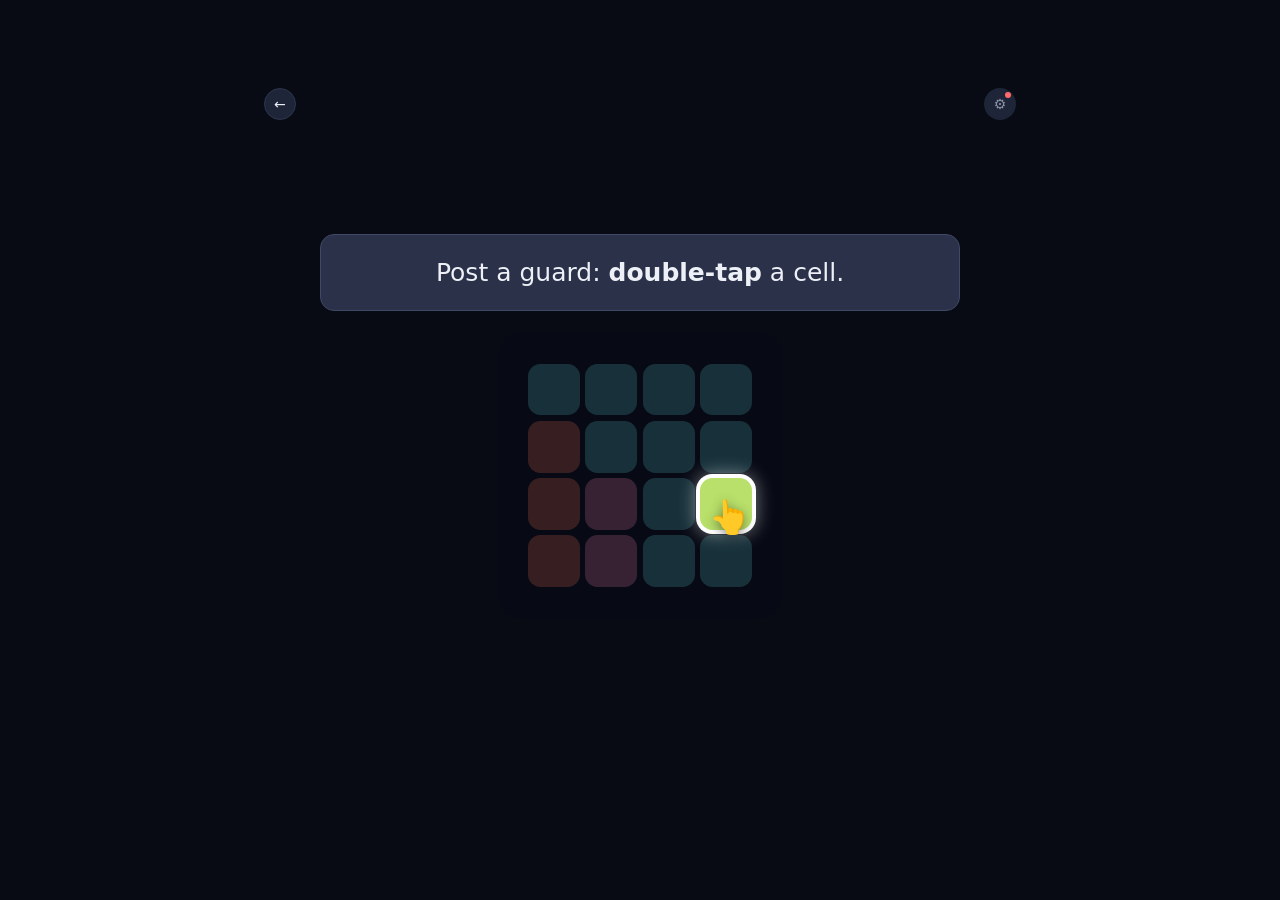
<file: index.html>
<!doctype html>
<html lang="en">
  <head>
    <meta charset="utf-8" />
    <meta name="viewport" content="width=device-width, initial-scale=1, maximum-scale=1, user-scalable=no" />
    <title>Ant Guard</title>
    <meta name="description" content="Đặt kiến gác: mỗi hàng, mỗi cột, mỗi buồng đúng một con. Kiến không đứng sát nhau. Gác đủ năm đêm là giữ được một buồng của tổ." />
    <meta name="theme-color" content="#141826" />
    <link rel="icon" type="image/png" sizes="32x32" href="assets/logo-32.png" />
    <link rel="apple-touch-icon" href="assets/logo-180.png" />
    <link rel="manifest" href="manifest.webmanifest" />
    <!-- Chạy toàn màn hình khi thêm vào màn hình chính trên iOS. -->
    <meta name="apple-mobile-web-app-capable" content="yes" />
    <meta name="apple-mobile-web-app-title" content="Ant Guard" />
    <meta name="apple-mobile-web-app-status-bar-style" content="black-translucent" />
    <meta name="mobile-web-app-capable" content="yes" />
    <!-- Ảnh xem trước khi dán link. Open Graph đòi địa chỉ tuyệt đối, không nhận
         đường dẫn tương đối. Tạm dùng logo vuông; ảnh 1200×630 riêng sẽ đẹp hơn. -->
    <meta property="og:type" content="website" />
    <meta property="og:title" content="Ant Guard" />
    <meta property="og:description" content="Đặt kiến gác: mỗi hàng, mỗi cột, mỗi buồng đúng một con. Kiến không đứng sát nhau." />
    <meta property="og:image" content="https://cuongpc19.github.io/Colodoku/assets/logo-512.png" />
    <meta property="og:url" content="https://cuongpc19.github.io/Colodoku/" />
    <meta name="twitter:card" content="summary" />
    <link rel="stylesheet" href="src/style.css" />
  </head>
  <body class="app">
    <!-- ------------------------------------------------------ trang chủ
         Mặt cắt tổ kiến: năm buồng của tầng đang đào, buồng nào gác đủ năm đêm
         thì treo đèn. Chữ giữ ở mức tối thiểu — tên tầng, tên buồng, năm chấm. -->
    <section id="screen-home" class="screen home">
      <div class="home-top">
        <div class="brand"><i class="ant"></i><span>Ant Guard</span></div>
        <div class="home-pills">
          <div class="pill-stat" data-i18n="candyBankTip" data-i18n-attr="title" title="Candy carried home">
            <i class="candy tiny"></i><b id="home-bank">0</b>
          </div>
          <button class="icon gear" data-settings>&#9881;<i class="dot"></i></button>
        </div>
      </div>

      <div id="nest" class="nest"></div>

      <button id="btn-play" class="primary pill"><i class="ant"></i><span id="play-label">Play</span></button>
      <p class="home-links">
        <button id="btn-tutorial" class="linkish" data-i18n="howToPlay">How to play</button>
      </p>
    </section>

    <!-- ---------------------------------------------------------- chơi -->
    <section id="screen-play" class="screen play" hidden>
      <header class="bar">
        <button class="icon" data-goto="home" data-i18n="back" data-i18n-attr="aria-label">&larr;</button>
        <div class="hud">
          <div class="hud-level"><small id="play-kicker">Night</small><strong id="play-title">1</strong></div>
          <div class="hud-pills">
            <div class="pill-stat" data-i18n="candyBankTip" data-i18n-attr="title" title="Candy carried home">
              <i class="candy tiny"></i><b id="play-bank">0</b>
            </div>
          </div>
        </div>
        <button class="icon gear" data-settings>&#9881;<i class="dot"></i></button>
      </header>

      <!-- Hàng dưới thanh tiêu đề: ba viên kẹo của đêm nay, và số chốt đã gác. -->
      <div class="chips" id="chips">
        <div class="chip candies" id="play-candy" data-i18n="candyTip" data-i18n-attr="title" title="Candy left"></div>
        <div class="chip"><b id="play-count">0/4</b><i class="ant"></i></div>
      </div>

      <!-- Thẻ hướng dẫn / thẻ gợi ý NỔI trên bàn cờ trong một ô chừa sẵn, nên dù
           thẻ dài ngắn ra sao bàn cờ cũng không dịch. -->
      <div class="slot slot-top">
        <div id="coach-top" class="coach" hidden>
          <strong id="coach-title" hidden></strong>
          <p id="coach-text"></p>
        </div>
      </div>

      <div id="board" class="board" role="grid" aria-label="Ant Guard board"></div>

      <!-- Dưới bàn cờ: thẻ nhắc thao tác, hoặc nút Got it! / Apply — cùng một ô.
           Chữ trên nút do JS đặt theo vai đang dùng. -->
      <div class="slot slot-bottom">
        <div id="coach-bottom" class="coach bottom" hidden><p id="coach-hint"></p></div>
        <button id="btn-apply" class="primary pill apply" hidden>Apply</button>
      </div>


      <div id="play-status" class="status"></div>

      <!-- Hai nút trợ giúp gộp trong một viên thuốc. -->
      <div id="boosters" class="boosters">
        <button id="btn-reveal" class="booster" data-i18n="revealTip" data-i18n-attr="title" title="Place one ant for me">
          <i class="ant"></i><span data-i18n="reveal">Place</span><b class="badge" id="reveal-left">5</b>
        </button>
        <button id="btn-hint" class="booster" data-i18n="hintTip" data-i18n-attr="title" title="Hint">
          <span class="glyph">&#128161;</span><span data-i18n="hint">Hint</span><b class="badge" id="hint-left">5</b>
        </button>
      </div>

      <p id="hint-text" class="hint-text"></p>
    </section>

    <!-- ------------------------------------------------------ màn thắng -->
    <div id="win" class="overlay" hidden>
      <!-- Pháo giấy rơi sau lưng hộp thoại, dựng bằng JS lúc thắng. -->
      <div id="confetti" class="confetti" aria-hidden="true"></div>
      <div class="dialog">
        <!-- Kiến reo mừng; game.js gán lại mỗi lần thắng để animation chạy từ đầu. -->
        <div id="win-art" class="logo"><i class="ant-happy"></i></div>
        <p id="win-badge" class="badge-master" hidden>MASTER</p>
        <h2 id="win-title">Well Played</h2>
        <p id="win-reward" class="reward" hidden>
          <i class="candy"></i><b id="win-candy">+0</b>
        </p>
        <p id="win-note" class="win-note"></p>
        <button id="btn-next" class="primary big">Next night</button>
        <button id="btn-replay" class="ghost" data-i18n="replay">Replay this night</button>
      </div>
    </div>

    <!-- ---------------------------------------------------------- cài đặt -->
    <div id="settings" class="overlay" hidden>
      <div class="dialog">
        <h2 data-i18n="settings">Settings</h2>
        <p class="win-note" id="settings-note"></p>

        <label class="setting-row">
          <span data-i18n="language">Language</span>
          <select id="opt-language"></select>
        </label>
        <label class="setting-row">
          <span data-i18n="sound">Sound</span>
          <input type="checkbox" id="opt-sound" checked />
        </label>

        <!-- Trong màn chơi không còn thẻ luật, nên bài hướng dẫn mở lại từ đây. -->
        <button id="btn-howto" class="ghost" data-i18n="howToPlay">How to play</button>
        <button id="btn-restart" class="ghost" data-i18n="restart" hidden>Restart level</button>
        <button id="btn-wipe" class="ghost" data-i18n="wipe">Reset progress</button>
        <button id="btn-close-settings" class="primary big" data-i18n="close">Close</button>
      </div>
    </div>

    <!-- ------------------------------------------------- xác nhận xoá dữ liệu -->
    <div id="confirm" class="overlay" hidden>
      <div class="dialog">
        <div class="logo">&#9888;&#65039;</div>
        <h2 data-i18n="wipeTitle">Delete all your data?</h2>
        <p class="warn" data-i18n="wipeWarn"></p>
        <p class="win-note" id="wipe-losing"></p>
        <button id="btn-wipe-yes" class="danger big" data-i18n="wipeYes">Delete everything</button>
        <button id="btn-wipe-no" class="primary big" data-i18n="cancel">Cancel</button>
      </div>
    </div>

    <!-- Kẹo bay từ chip vào kho trên HUD. Để ở cuối body, position: fixed, nên
         không khung nào cắt được đường bay. -->
    <div id="candy-fly" class="candy-fly" aria-hidden="true"></div>

    <script type="module" src="src/game.js"></script>
  </body>
</html>
</file>
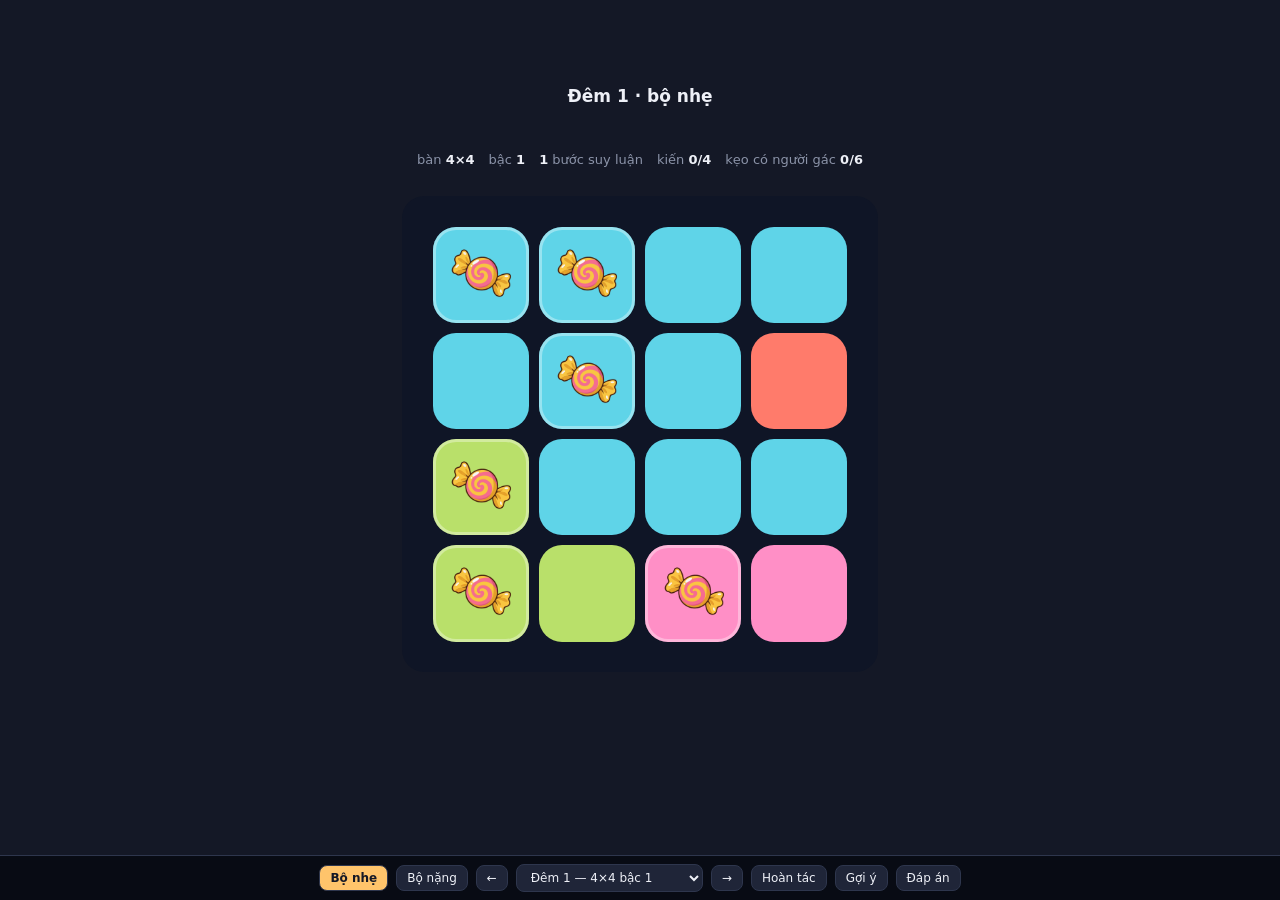
<file: candy-course.html>
<!doctype html>
<html lang="vi">
<head>
<meta charset="utf-8">
<meta name="viewport" content="width=device-width, initial-scale=1, viewport-fit=cover">
<title>Kiến gác kẹo — chơi thử hai bộ</title>
<link rel="stylesheet" href="src/style.css">
<style>
  /* Trang so hai bộ level. Không có tổ kiến, không có kẹo làm mạng, không lưu
     tiến trình — chỉ để đi dọc hai đường cong và xem chỗ nào gãy. */
  body { margin: 0; }
  .play { min-height: 100dvh; padding-bottom: 96px; }
  .bar { display: block; text-align: center; }
  .devbar {
    position: fixed; left: 0; right: 0; bottom: 0; z-index: 20;
    display: flex; gap: 8px; align-items: center; justify-content: center; flex-wrap: wrap;
    padding: 8px; background: rgba(8, 11, 20, 0.94); border-top: 1px solid var(--line);
    font: 12px system-ui, sans-serif; color: var(--muted);
  }
  .devbar button, .devbar select { font: inherit; color: var(--ink); background: var(--card);
    border: 1px solid var(--line); border-radius: 8px; padding: 5px 10px; cursor: pointer; }
  .devbar button[aria-pressed="true"] { background: var(--accent); color: var(--on-accent); font-weight: 700; }
  .facts { display: flex; gap: 14px; justify-content: center; flex-wrap: wrap;
    font: 13px system-ui, sans-serif; color: var(--muted); }
  .facts b { color: var(--ink); font-variant-numeric: tabular-nums; }
  .note { min-height: 20px; text-align: center; color: var(--muted); font-size: 13px; }
  .note.win { color: var(--good); font-weight: 700; }
</style>
</head>
<body>

<section class="play screen" id="play">
  <header class="bar"><h2 id="title" class="title">Đêm 1</h2></header>
  <p class="facts" id="facts"></p>
  <div id="board" class="board" role="grid" aria-label="Bàn chơi"></div>
  <p class="note" id="note"></p>
</section>

<div class="devbar">
  <button data-set="easy">Bộ nhẹ</button>
  <button data-set="hard">Bộ nặng</button>
  <button id="prev">&larr;</button>
  <select id="pick"></select>
  <button id="next">&rarr;</button>
  <button id="undo">Hoàn tác</button>
  <button id="hint">Gợi ý</button>
  <button id="solve">Đáp án</button>
</div>

<script type="module">
import { BoardView } from "./src/boardview.js";
import { CandyPuzzle, CandyBoard, CAT, MARK, EMPTY } from "./src/candyboard.js";
import { makeBoard, Solve, nextDeduction } from "./src/candy.js";

const $ = (id) => document.getElementById(id);
const pools = await (await fetch("data/candy-pools.json")).json();
const q = new URLSearchParams(location.search);
let course = q.get("set") === "hard" ? "hard" : "easy";
let index = Math.max(1, Math.min(pools.sets[course].length, Number(q.get("n") || 1)));
let puzzle = null, board = null;

const view = new BoardView($("board"), { onChange: () => refresh() });

$("pick").innerHTML = pools.sets[course]
  .map((row) => `<option value="${row.n}">Đêm ${row.n} — ${row.size}×${row.size} bậc ${row.r}</option>`).join("");

function load() {
  const entry = pools.sets[course][index - 1];
  puzzle = new CandyPuzzle(entry, entry.size);
  board = new CandyBoard(puzzle);
  view.mount(board);
  $("title").textContent = `Đêm ${entry.n} · bộ ${course === "easy" ? "nhẹ" : "nặng"}`;
  $("pick").value = String(entry.n);
  for (const b of document.querySelectorAll("[data-set]"))
    b.setAttribute("aria-pressed", String(b.dataset.set === course));
  $("note").textContent = "";
  $("note").classList.remove("win");
  refresh();
}

function refresh() {
  const entry = pools.sets[course][index - 1];
  const guarded = puzzle.candyCells().filter(([r, c]) => board.guarded(r, c)).length;
  $("facts").innerHTML =
    `<span>bàn <b>${entry.size}×${entry.size}</b></span>` +
    `<span>bậc <b>${entry.r}</b></span>` +
    `<span><b>${entry.st}</b> bước suy luận</span>` +
    `<span>kiến <b>${board.ants().length}/${puzzle.regionCount}</b></span>` +
    `<span>kẹo có người gác <b>${guarded}/${puzzle.candies.length}</b></span>`;
  if (board.isSolved()) {
    $("note").textContent = "Xong. Kẹo nào cũng có người gác.";
    $("note").classList.add("win");
  }
}

/** Gợi ý: hỏi đúng bộ giải của luật, và chỉ hỏi khi thế cờ trên bàn còn đúng. */
$("hint").onclick = () => {
  const B = makeBoard(puzzle.regions, new Array(puzzle.regionCount).fill("ring"));
  const S = new Solve(B, puzzle.candies, "atLeast", false);
  for (const [r, c] of board.ants()) {
    const i = r * puzzle.size + c;
    if (!puzzle.antSet.has(i)) { $("note").textContent = "Có kiến đặt sai — hoàn tác đã."; return; }
    S.cand[puzzle.regionAt(r, c)] = [i];
  }
  const move = nextDeduction(S);
  if (!move) { $("note").textContent = "Hết nước gợi ý."; return; }
  view.clearHighlights();
  view.highlight(move.cells.map((i) => [Math.floor(i / puzzle.size), i % puzzle.size]), "hint");
  $("note").textContent = move.cells.length === 1
    ? `Kiến màu này chắc chắn ở ô đang sáng (bậc ${move.rank}).`
    : `Kiến màu này chỉ còn ở mấy ô đang sáng (bậc ${move.rank}).`;
};

$("solve").onclick = () => {
  const changes = [];
  for (let r = 0; r < puzzle.size; r++)
    for (let c = 0; c < puzzle.size; c++) {
      if (puzzle.isCandy(r, c)) continue;
      changes.push([r, c, puzzle.antSet.has(r * puzzle.size + c) ? CAT : MARK]);
    }
  board.apply(changes);
  view.render();
  refresh();
};

$("undo").onclick = () => { board.undo(); view.render(); refresh(); };
$("prev").onclick = () => { index = Math.max(1, index - 1); load(); };
$("next").onclick = () => { index = Math.min(pools.sets[course].length, index + 1); load(); };
$("pick").onchange = (e) => { index = Number(e.target.value); load(); };
for (const b of document.querySelectorAll("[data-set]"))
  b.onclick = () => { course = b.dataset.set; load(); };
if (q.has("show")) setTimeout(() => $("solve").click(), 50);

load();
</script>
</body>
</html>
</file>
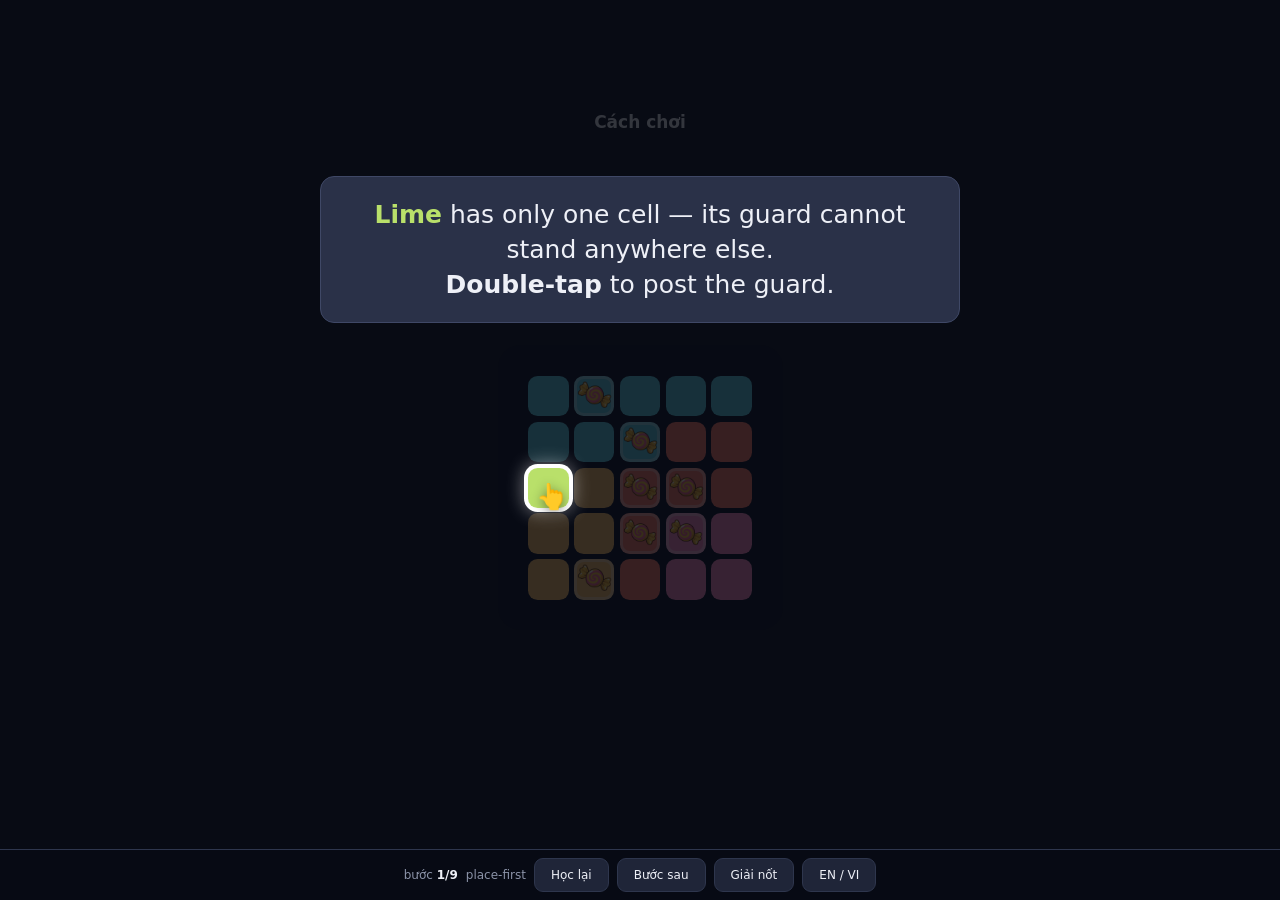
<file: candy-tutorial.html>
<!doctype html>
<html lang="vi">
<head>
<meta charset="utf-8">
<meta name="viewport" content="width=device-width, initial-scale=1, viewport-fit=cover">
<title>Kiến gác kẹo — bài hướng dẫn</title>
<link rel="stylesheet" href="src/style.css">
<style>
  /* Trang thử: chỉ dựng đủ khung để chạy đúng bài hướng dẫn, không có tổ kiến,
     không có kẹo làm mạng, không có tiến trình. Mọi thứ khác lấy từ style.css
     thật, nên nhìn ra sao ở đây thì trong game cũng ra vậy. */
  body { margin: 0; }
  .play { min-height: 100dvh; }
  /* Trang thật giấu thanh tiêu đề trong lúc hướng dẫn; ở đây không có nút quay
     lại nên chỉ cần canh giữa cho ảnh chụp khỏi lệch. */
  .bar { display: block; text-align: center; }
  .devbar {
    position: fixed; left: 0; right: 0; bottom: 0; z-index: 20;
    display: flex; gap: 8px; align-items: center; justify-content: center;
    padding: 8px; background: rgba(8, 11, 20, 0.9); border-top: 1px solid var(--line, #2e364d);
    font: 12px system-ui, sans-serif; color: var(--muted, #8b93a8);
  }
  .devbar button { font: inherit; }
  .devbar b { color: var(--ink, #eef0f7); font-variant-numeric: tabular-nums; }
</style>
</head>
<body>

<section class="play screen tutorial" id="play">
  <header class="bar">
    <h2 id="title" class="title">Cách chơi</h2>
  </header>

  <div class="slot slot-top">
    <div id="coach-top" class="coach" hidden>
      <strong id="coach-title" hidden></strong>
      <p id="coach-text"></p>
    </div>
  </div>

  <div id="board" class="board" role="grid" aria-label="Bàn hướng dẫn"></div>

  <div class="slot slot-bottom">
    <div id="coach-bottom" class="coach bottom" hidden><p id="coach-hint"></p></div>
    <button id="btn-apply" class="primary pill apply" hidden>Got it</button>
  </div>

  <p id="status" class="hint-text"></p>
</section>

<div class="devbar">
  <span>bước <b id="dev-step">1/9</b></span>
  <span id="dev-id"></span>
  <button id="dev-restart">Học lại</button>
  <button id="dev-skip">Bước sau</button>
  <button id="dev-solve">Giải nốt</button>
  <button id="dev-lang">EN / VI</button>
</div>

<script type="module">
import { BoardView } from "./src/boardview.js";
import { CandyBoard, CAT, MARK, EMPTY } from "./src/candyboard.js";
import { Tutorial, tutorialPuzzle, planTutorial } from "./src/candytutorial.js";
import { T, setLocale, getLocale } from "./src/strings.js";

const $ = (id) => document.getElementById(id);
const FLASH_MS = 420;

const ui = {
  coachTop: $("coach-top"), coachTitle: $("coach-title"), coachText: $("coach-text"),
  coachBottom: $("coach-bottom"), coachHint: $("coach-hint"), coachNext: $("btn-apply"),
  status: $("status"),
};

let puzzle = null, board = null, tutorial = null, shownStep = null, flashing = false;

const view = new BoardView($("board"), {
  allowMove: (r, c, kind) => !tutorial || (!flashing && tutorial.allows(r, c, kind)),
  onChange: () => onChange(),
});
// Bài hướng dẫn dạy người chơi tự tắt đèn, nên tuyệt đối không tắt hộ.
view.autoX = false;

/** Cho một phần tử chạy lại animation vào — gỡ class rồi ép reflow. */
function replay(node, className) {
  node.classList.remove(className);
  void node.offsetWidth;
  node.classList.add(className);
}

function start() {
  puzzle = tutorialPuzzle();
  board = new CandyBoard(puzzle);
  view.mount(board);
  tutorial = new Tutorial(puzzle, board);
  shownStep = null;
  view.locked = false;
  ui.status.textContent = "";
  render();
}

function render() {
  view.clearHighlights();
  view.setFocus(null);
  view.hideHand();
  $("dev-step").textContent = `${Math.min(tutorial.index + 1, tutorial.steps.length)}/${tutorial.steps.length}`;
  $("dev-id").textContent = tutorial.step.id;

  if (tutorial.done) {
    ui.coachTop.hidden = ui.coachBottom.hidden = ui.coachNext.hidden = true;
    view.locked = true;
    ui.status.innerHTML = `<b>${T.guard.mastered}</b>`;
    return;
  }

  const step = tutorial.step;
  const pending = tutorial.pending();

  ui.coachTop.hidden = false;
  ui.coachTitle.hidden = !step.title;
  ui.coachTitle.textContent = step.title || "";
  ui.coachText.innerHTML = step.top;
  ui.coachNext.hidden = !step.button;
  if (step.button) ui.coachNext.textContent = step.button;

  ui.coachBottom.hidden = !step.bottom;
  ui.coachBottom.classList.toggle("tappable", Boolean(step.free));
  ui.coachHint.innerHTML = step.bottom || "";

  if (shownStep !== step.id) {
    shownStep = step.id;
    replay(ui.coachTop, "enter");
    if (step.bottom) replay(ui.coachBottom, "enter");
    if (step.focus) replay(view.handEl, "enter");
  }

  view.render();
  if (step.highlight) view.highlight(step.highlight, "hint");
  if (step.focus) view.setFocus(step.focus, pending.length ? step.ring : null);

  if (!pending.length) view.hideHand();
  else if (step.ring) view.showHand([step.ring], "tap");
  else if (step.gesture === "swipe") view.showHand(pending, "swipe");
}

function onChange() {
  if (!tutorial.checkProgress()) return render();
  flashing = true;
  view.clearHighlights();
  view.setFocus(null);
  view.hideHand();
  $("board").classList.add("flash");
  setTimeout(() => {
    $("board").classList.remove("flash");
    flashing = false;
    tutorial.advance();
    render();
  }, FLASH_MS);
}

ui.coachNext.addEventListener("click", () => {
  if (!tutorial?.step.button) return;
  tutorial.advance();
  render();
});

// ------------------------------------------------------------- nút thử

$("dev-restart").onclick = () => start();

// Làm hộ đúng những gì bước hiện tại đòi, rồi sang bước sau — để xem nhanh
// từng thẻ mà không phải bấm lại từ đầu.
$("dev-skip").onclick = () => {
  const step = tutorial.step;
  if (step.needs) board.apply(step.needs.cells.map(([r, c]) => [r, c, step.needs.value]));
  else if (step.free) solve();
  tutorial.advance();
  view.render();
  render();
};

function solve() {
  const changes = [];
  for (let r = 0; r < puzzle.size; r++)
    for (let c = 0; c < puzzle.size; c++) {
      if (puzzle.isCandy(r, c)) continue;
      changes.push([r, c, puzzle.antSet.has(r * puzzle.size + c) ? CAT : MARK]);
    }
  board.apply(changes);
  view.render();
}

$("dev-solve").onclick = () => { solve(); onChange(); };

$("dev-lang").onclick = async () => {
  await setLocale(getLocale() === "vi" ? "en" : "vi");
  tutorial.relocalize();
  shownStep = null;
  render();
};

// Có ?step=n thì nhảy thẳng tới bước đó, để chụp ảnh từng thẻ.
const jump = Number(new URLSearchParams(location.search).get("step") || 0);
const lang = new URLSearchParams(location.search).get("lang");
if (lang) await setLocale(lang, { remember: false });
start();
for (let i = 1; i < jump && !tutorial.done; i++) $("dev-skip").click();

// Đường tắt cho tools/shot_tutorial.mjs: bắn thẳng vào đây thay vì mô phỏng tay.
globalThis.__tutorial = { get tutorial() { return tutorial; }, get board() { return board; }, plan: () => planTutorial(puzzle), render };
</script>
</body>
</html>
</file>
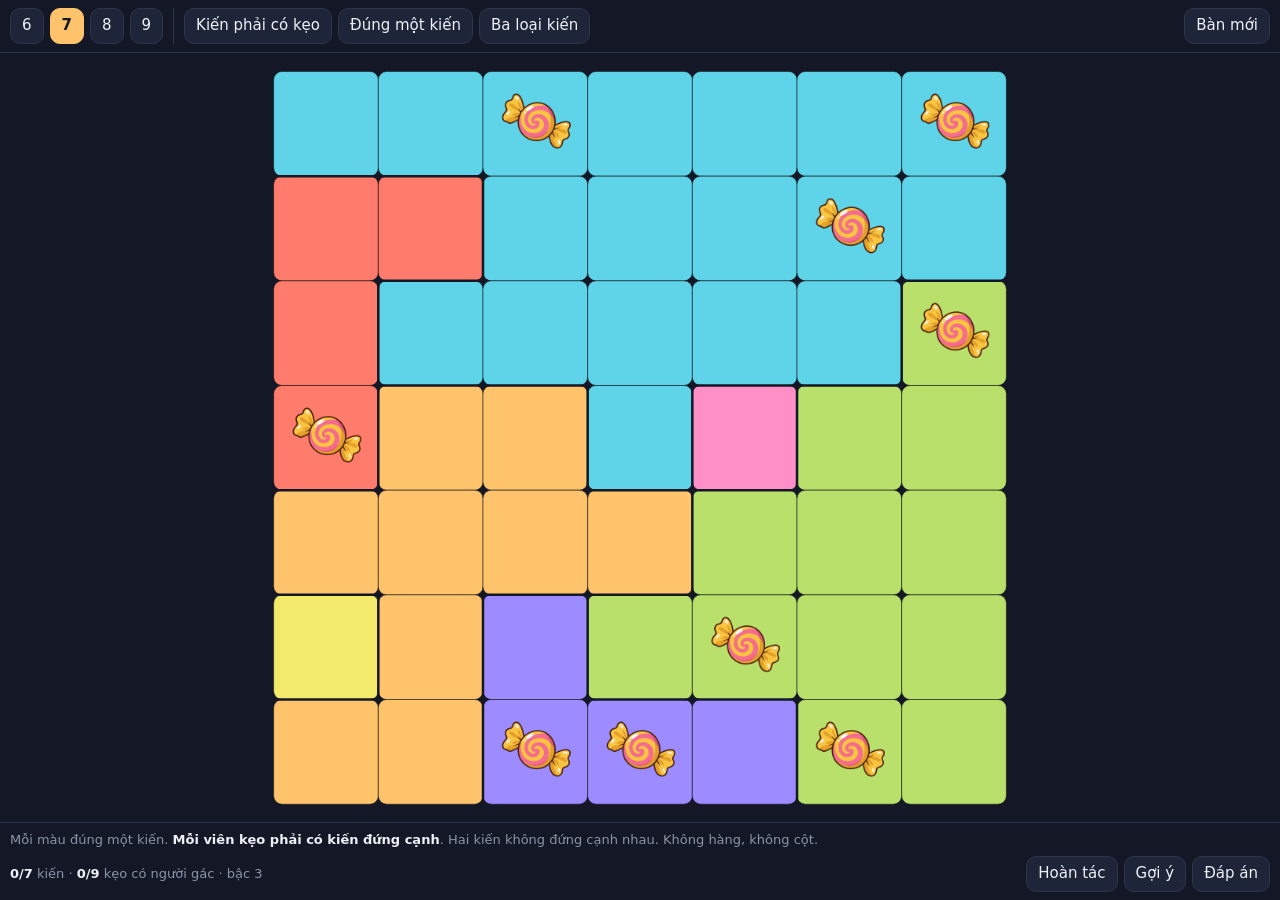
<file: candy.html>
<!doctype html>
<html lang="vi">
<head>
<meta charset="utf-8">
<meta name="viewport" content="width=device-width, initial-scale=1, viewport-fit=cover">
<title>Ant Guard — kiến gác kẹo</title>
<style>
  :root {
    --ink: #eef0f7; --muted: #8b93a8; --paper: #141826; --card: #1f2538; --line: #2e364d;
    --accent: #ffc46b; --danger: #ff6b6b; --good: #6ee0b1;
  }
  * { box-sizing: border-box; }
  body {
    margin: 0; background: var(--paper); color: var(--ink);
    font: 15px/1.45 system-ui, -apple-system, "Segoe UI", Roboto, sans-serif;
    display: flex; flex-direction: column; height: 100dvh; overflow: hidden;
    -webkit-user-select: none; user-select: none; touch-action: none;
  }
  header, footer { padding: 8px 10px; display: flex; gap: 6px; flex-wrap: wrap; align-items: center; }
  header { border-bottom: 1px solid var(--line); }
  footer { border-top: 1px solid var(--line); }
  button { font: inherit; color: var(--ink); background: var(--card); border: 1px solid var(--line); border-radius: 10px; padding: 6px 11px; cursor: pointer; }
  button[aria-pressed="true"] { background: var(--accent); color: #141826; border-color: var(--accent); font-weight: 700; }
  .sep { width: 1px; align-self: stretch; background: var(--line); margin: 0 4px; }
  .grow { flex: 1 1 auto; }
  .note { color: var(--muted); font-size: 13px; }
  .note b { color: var(--ink); font-weight: 600; }
  #stage { flex: 1 1 auto; min-height: 0; display: grid; place-items: center; padding: 8px 10px; }
  svg { display: block; width: 100%; height: 100%; touch-action: none; }
  .cell { stroke: rgba(10, 12, 20, 0.5); stroke-width: 1; vector-effect: non-scaling-stroke; }
  .cell.mark { opacity: 0.28; }
  .cell.press { filter: brightness(1.15); }
  .cell.hint { stroke: #fff; stroke-width: 3; }
  .border { fill: none; stroke: #141826; stroke-width: 2.5; stroke-linejoin: round; vector-effect: non-scaling-stroke; pointer-events: none; }
  .zone { fill: #fff; opacity: 0.22; pointer-events: none; }
  .zone.clash { fill: var(--danger); opacity: 0.45; }
  .ring { fill: none; stroke: var(--danger); stroke-width: 3; vector-effect: non-scaling-stroke; pointer-events: none; }
  image { pointer-events: none; }
  #done { color: var(--good); font-weight: 700; }
</style>
</head>
<body>

<header>
  <button data-size="6">6</button>
  <button data-size="7">7</button>
  <button data-size="8">8</button>
  <button data-size="9">9</button>
  <span class="sep"></span>
  <button id="needy">Kiến phải có kẹo</button>
  <button id="exact">Đúng một kiến</button>
  <button id="mixed">Ba loại kiến</button>
  <span class="grow"></span>
  <button id="again">Bàn mới</button>
</header>

<div id="stage"><svg id="scene"></svg></div>

<footer>
  <span class="note" id="rule" style="flex: 1 1 100%; margin: 0;"></span>
  <span id="score" class="note"></span>
  <span id="done"></span>
  <span class="grow"></span>
  <button id="undo">Hoàn tác</button>
  <button id="hint">Gợi ý</button>
  <button id="show">Đáp án</button>
</footer>

<script type="module">
import { makePuzzle, makeBoard, coverage, Solve, nextDeduction, regionsFromRecord } from "./src/candy.js";

const COLOURS = ["#5fd4e8", "#ff7b6b", "#b9e06a", "#ff8fc6", "#ffc46b", "#f2ea6a",
  "#9d8cff", "#6ee0b1", "#7ab5ff", "#ff9a5c", "#e3a7ff", "#d8b48a"];
const EMPTY = 0, MARK = 1, ANT = 2;
const scene = document.getElementById("scene");
// Luật chốt: kẹo phải có kiến, còn kiến KHÔNG bắt buộc có kẹo — nới thế thì
// người chơi phải nghĩ nhiều hơn (đo được: nhiều bàn bậc 3 hơn). Nút "Kiến
// phải có kẹo" chỉ còn để so sánh.
const view = { size: 7, mixed: false, exact: false, needy: false };
const RULES = {
  atLeast: "Mỗi màu đúng một kiến. <b>Mỗi viên kẹo phải có kiến đứng cạnh</b>. Hai kiến không đứng cạnh nhau. Không hàng, không cột.",
  exact: "Mỗi màu đúng một kiến. <b>Mỗi viên kẹo có đúng một kiến đứng cạnh</b> — không bỏ ngỏ, không hai kiến tranh. Hai kiến không đứng cạnh nhau. Không hàng, không cột.",
};
const NEEDY = " <b>Kiến nào cũng phải đứng cạnh kẹo</b> — không có kẹo thì kiến buồn.";
let pools = null, level = null, B = null, cell = null, history = [], hintCells = [], message = "", pressed = -1;

// ------------------------------------------------------------------ luật

const antsOn = () => cell.reduce((list, v, i) => (v === ANT ? [...list, i] : list), []);
const isCandy = (i) => level.candies.includes(i);

/** Lỗi đang có: kẹo hai kiến tranh, kiến đứng trong tầm kiến khác, vùng hai kiến. */
function problems() {
  const ants = antsOn();
  const cov = coverage(B, ants);
  const badCandy = view.exact ? level.candies.filter((c) => cov[c] > 1) : [];
  const badAnt = new Set();
  for (const i of ants) for (const j of ants) if (i !== j && (B.zone[i].includes(j))) { badAnt.add(i); badAnt.add(j); }
  const perRegion = new Map();
  for (const i of ants) perRegion.set(B.regionOf[i], (perRegion.get(B.regionOf[i]) || 0) + 1);
  for (const i of ants) if (perRegion.get(B.regionOf[i]) > 1) badAnt.add(i);
  // Kiến không có viên kẹo nào trong tầm: buồn, và bàn chưa xong.
  const sad = new Set(view.needy ? ants.filter((i) => !B.zone[i].some((j) => isCandy(j))) : []);
  return { badCandy, badAnt, sad, cov };
}

function solved() {
  const ants = antsOn();
  if (ants.length !== B.count) return false;
  const { badCandy, badAnt, sad, cov } = problems();
  return !badCandy.length && !badAnt.size && !sad.size && level.candies.every((c) => (view.exact ? cov[c] === 1 : cov[c] >= 1));
}

// -------------------------------------------------------------------- vẽ

function draw() {
  const { h, w } = B;
  const parts = [];
  const { badCandy, badAnt, sad, cov } = problems();
  const ants = antsOn();

  for (let i = 0; i < h * w; i++) {
    const r = Math.floor(i / w), c = i % w;
    const cls = ["cell"];
    if (cell[i] === MARK) cls.push("mark");
    if (i === pressed) cls.push("press");
    if (hintCells.includes(i)) cls.push("hint");
    parts.push(`<rect class="${cls.join(" ")}" x="${c}" y="${r}" width="1" height="1" rx="0.08" fill="${COLOURS[B.regionOf[i] % 12]}" data-i="${i}"/>`);
  }
  // Tầm gác của kiến đã đặt: sáng lên; chỗ hai tầm chồng lên kẹo thì đỏ.
  // Luật gọn không cần khái niệm tầm gác, nên không vẽ — kẹo loé sáng là đủ.
  if (view.exact) for (const i of ants)
    for (const j of B.zone[i]) {
      const r = Math.floor(j / w), c = j % w;
      parts.push(`<rect class="zone${isCandy(j) && cov[j] > 1 ? " clash" : ""}" x="${c + 0.06}" y="${r + 0.06}" width="0.88" height="0.88" rx="0.12"/>`);
    }
  for (let i = 0; i < h * w; i++) {
    const r = Math.floor(i / w), c = i % w, me = B.regionOf[i];
    if (c + 1 < w && B.regionOf[i + 1] !== me) parts.push(`<line class="border" x1="${c + 1}" y1="${r}" x2="${c + 1}" y2="${r + 1}"/>`);
    if (r + 1 < h && B.regionOf[i + w] !== me) parts.push(`<line class="border" x1="${c}" y1="${r + 1}" x2="${c + 1}" y2="${r + 1}"/>`);
  }
  // Kẹo: được gác đúng một kiến thì loé sáng, hai kiến tranh thì viền đỏ.
  for (const i of level.candies) {
    const r = Math.floor(i / w), c = i % w;
    const sprite = (view.exact ? cov[i] === 1 : cov[i] >= 1) ? "candy-spark-192" : "candy-192";
    parts.push(`<image href="assets/${sprite}.png" x="${c + 0.14}" y="${r + 0.14}" width="0.72" height="0.72"/>`);
    if (badCandy.includes(i)) parts.push(`<rect class="ring" x="${c + 0.08}" y="${r + 0.08}" width="0.84" height="0.84" rx="0.14"/>`);
  }
  for (const i of ants) {
    const r = Math.floor(i / w), c = i % w;
    const face = sad.has(i) ? "ant-sad-512" : view.needy ? "ant-happy-512" : "ant-256";
    parts.push(`<image href="assets/${face}.png" x="${c + 0.08}" y="${r + 0.04}" width="0.84" height="0.84"/>`);
    if (badAnt.has(i)) parts.push(`<rect class="ring" x="${c + 0.06}" y="${r + 0.06}" width="0.88" height="0.88" rx="0.14"/>`);
  }
  // Loại kiến của vùng: dấu nhỏ ở ô đầu vùng (chỉ khi có nhiều loại).
  if (view.mixed)
    B.cells.forEach((list, g) => {
      const i = list[0], r = Math.floor(i / w), c = i % w;
      const glyph = { ring: "▣", plus: "✚", diamond: "◆" }[B.types[g]];
      parts.push(`<text x="${c + 0.16}" y="${r + 0.34}" font-size="0.3" fill="#141826" opacity="0.8">${glyph}</text>`);
    });

  scene.setAttribute("viewBox", `-0.1 -0.1 ${w + 0.2} ${h + 0.2}`);
  scene.setAttribute("preserveAspectRatio", "xMidYMid meet");
  scene.innerHTML = parts.join("");
  const guarded = level.candies.filter((c) => (view.exact ? cov[c] === 1 : cov[c] >= 1)).length;
  document.getElementById("score").innerHTML =
    `<b>${ants.length}/${B.count}</b> kiến · <b>${guarded}/${level.candies.length}</b> kẹo có người gác · bậc ${level.rating}`;
  document.getElementById("done").textContent = solved() ? "Xong! Kẹo nào cũng có người gác." : message;
}

// ------------------------------------------------------------------ nước đi

function commit(changes) {
  const undo = changes.filter(([i, v]) => cell[i] !== v).map(([i]) => [i, cell[i]]);
  if (!undo.length) return;
  for (const [i, v] of changes) cell[i] = v;
  history.push(undo);
  hintCells = [];
  message = "";
  draw();
}

/** Đặt kiến, kèm tắt đèn mọi ô mà kiến đó loại: cùng vùng, và trong tầm nhau. */
function placeAnt(i) {
  const changes = [[i, ANT]];
  for (let j = 0; j < cell.length; j++) {
    if (j === i || cell[j] !== EMPTY || isCandy(j)) continue;
    if (B.regionOf[j] === B.regionOf[i] || B.zone[i].includes(j) || B.zone[j].includes(i)) changes.push([j, MARK]);
  }
  commit(changes);
}

function hint() {
  const S = new Solve(B, level.candies, level.mode, level.needy);
  for (const i of antsOn()) {
    if (level.ants[B.regionOf[i]] !== i) { message = "Có kiến đặt sai — hoàn tác đã."; return draw(); }
    S.cand[B.regionOf[i]] = [i];
  }
  const move = nextDeduction(S);
  if (!move) { message = "Hết nước gợi ý."; return draw(); }
  hintCells = move.cells;
  message = move.cells.length === 1
    ? `Kiến vùng này chắc chắn ở ô sáng viền (bậc ${move.rank}).`
    : `Kiến vùng này chỉ còn ở mấy ô sáng viền (bậc ${move.rank}).`;
  draw();
}

// ----------------------------------------------------------------- thao tác

// Bấm một lần = tắt đèn ô, bấm đúp = đặt kiến, VUỐT qua nhiều ô = tắt đèn
// hàng loạt — đúng ba thao tác của game chính. Dấu ✕ ghi ngay ở cú bấm đầu,
// cú thứ hai trong nhịp bấm đúp thì đổi thành kiến.
let lastTap = { i: -1, at: 0 };
let drag = { last: -1, on: false };
const cellUnder = (e) => {
  const i = document.elementFromPoint(e.clientX, e.clientY)?.dataset?.i;
  return i === undefined ? -1 : +i;
};
scene.addEventListener("pointerdown", (e) => {
  if (e.pointerType !== "mouse") e.preventDefault();
  const i = cellUnder(e);
  if (i < 0 || isCandy(i)) return;
  scene.setPointerCapture(e.pointerId);
  pressed = i;
  drag = { last: i, on: false };
  const now = performance.now();
  if (e.button === 2 || (lastTap.i === i && now - lastTap.at < 320)) {
    lastTap = { i: -1, at: 0 };
    cell[i] === ANT ? commit([[i, EMPTY]]) : placeAnt(i);
    return;
  }
  lastTap = { i, at: now };
  if (cell[i] === ANT) return draw();
  commit([[i, cell[i] === EMPTY ? MARK : EMPTY]]);
});
scene.addEventListener("pointermove", (e) => {
  if (drag.last < 0 || e.buttons === 0) return;
  const i = cellUnder(e);
  if (i < 0 || i === drag.last) return;
  if (!drag.on) { drag.on = true; lastTap = { i: -1, at: 0 }; } // kéo thì không còn là bấm đúp
  drag.last = i;
  if (!isCandy(i) && cell[i] === EMPTY) commit([[i, MARK]]);
});
const lift = () => { pressed = -1; drag = { last: -1, on: false }; draw(); };
scene.addEventListener("pointerup", lift);
scene.addEventListener("pointercancel", lift);
scene.addEventListener("contextmenu", (e) => e.preventDefault());

document.getElementById("undo").onclick = () => {
  const step = history.pop();
  if (!step) return;
  for (const [i, v] of step) cell[i] = v;
  hintCells = []; message = ""; draw();
};
document.getElementById("hint").onclick = hint;
document.getElementById("show").onclick = () => {
  cell = cell.map((v, i) => (level.ants.includes(i) ? ANT : isCandy(i) ? EMPTY : MARK));
  history = []; hintCells = []; draw();
};
document.getElementById("again").onclick = () => load();
document.getElementById("mixed").onclick = () => { view.mixed = !view.mixed; load(); };
document.getElementById("exact").onclick = () => { view.exact = !view.exact; load(); };
document.getElementById("needy").onclick = () => { view.needy = !view.needy; load(); };
for (const b of document.querySelectorAll("[data-size]")) b.onclick = () => { view.size = +b.dataset.size; load(); };

// ------------------------------------------------------------------ vào màn

let seed = Math.floor(Math.random() * 1e6);
async function load() {
  pools ??= await (await fetch("data/pools.json")).json();
  const records = [1, 2, 3].flatMap((r) => pools[`${view.size}x${r}`] || []);
  level = null;
  // Có ?seed= thì lưới vùng cũng chọn theo hạt, để hai lần mở ra cùng một bàn.
  const fixedPick = new URLSearchParams(location.search).get("seed");
  for (let tries = 0; tries < 200 && !level; tries++) {
    const pick = fixedPick ? (seed + tries) % records.length : Math.floor(Math.random() * records.length);
    level = makePuzzle(regionsFromRecord(records[pick], view.size), ++seed,
      { mixed: view.mixed, mode: view.exact ? "exact" : "atLeast", needy: view.needy });
  }
  if (!level) { message = "Không sinh nổi bàn."; return; }
  B = makeBoard(level.regions, level.types);
  cell = new Array(B.h * B.w).fill(EMPTY);
  history = []; hintCells = []; message = ""; pressed = -1;
  for (const b of document.querySelectorAll("[data-size]")) b.setAttribute("aria-pressed", String(+b.dataset.size === view.size));
  document.getElementById("mixed").setAttribute("aria-pressed", String(view.mixed));
  document.getElementById("exact").setAttribute("aria-pressed", String(view.exact));
  document.getElementById("needy").setAttribute("aria-pressed", String(view.needy));
  document.getElementById("rule").innerHTML = RULES[view.exact ? "exact" : "atLeast"] + (view.needy ? NEEDY : "");
  draw();
  if (new URLSearchParams(location.search).has("show")) document.getElementById("show").click();
}
const q = new URLSearchParams(location.search);
if (q.get("n")) view.size = +q.get("n");
if (q.has("mixed")) view.mixed = true;
if (q.has("exact")) view.exact = true;
if (q.has("needy")) view.needy = true;
if (q.get("seed")) seed = +q.get("seed");
load();
</script>
</body>
</html>
</file>
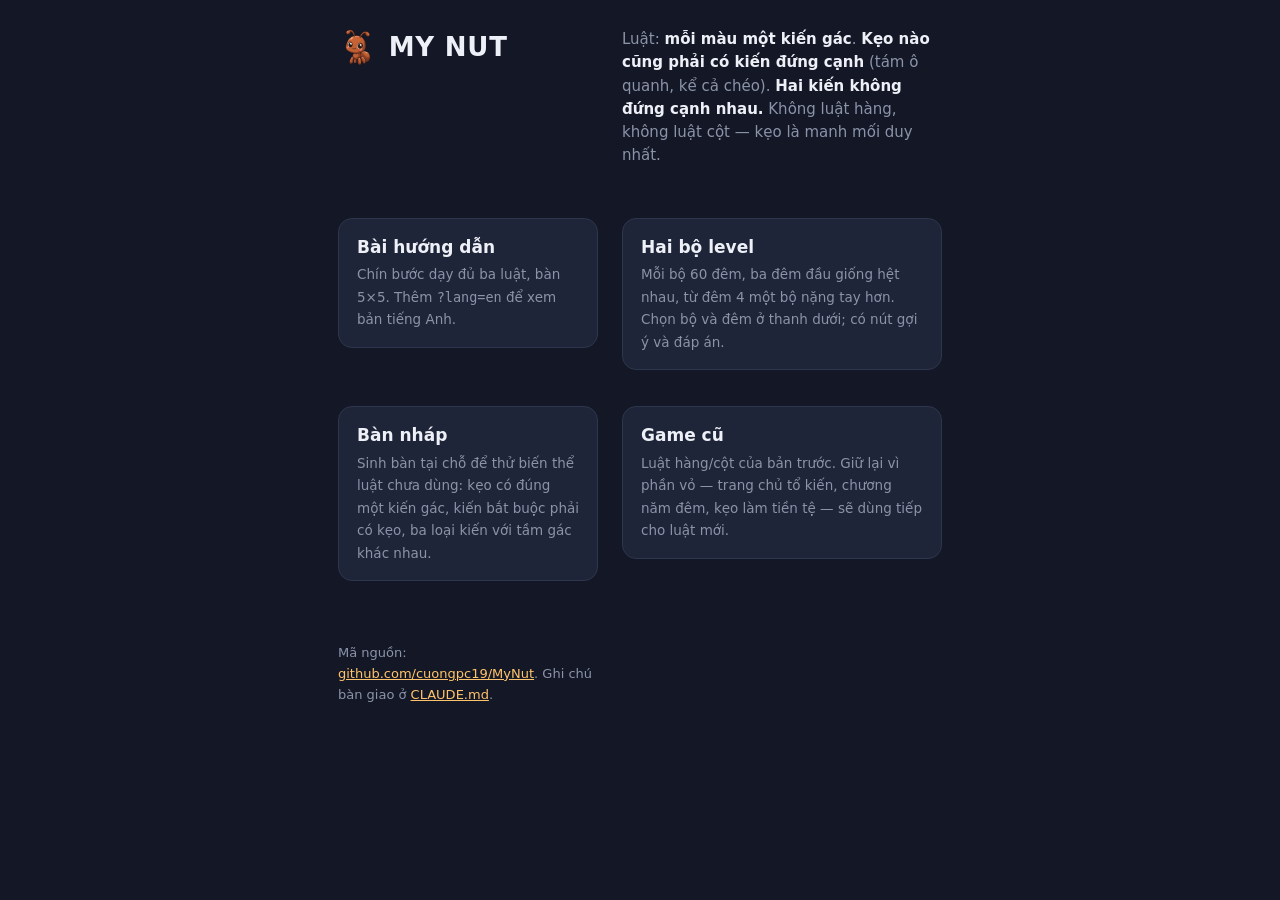
<file: play.html>
<!doctype html>
<html lang="vi">
<head>
<meta charset="utf-8">
<meta name="viewport" content="width=device-width, initial-scale=1, viewport-fit=cover">
<title>My Nut — chơi thử</title>
<link rel="stylesheet" href="src/style.css">
<style>
  /* Mục lục cho bản chạy trên GitHub Pages. Không phải màn hình trong game,
     nên dựng riêng ở đây chứ không nhét thêm trạng thái vào style.css. */
  body { margin: 0; }
  .hub { max-width: 640px; margin: 0 auto; padding: 28px 18px 60px; }
  .hub h1 { display: flex; gap: 0.45em; align-items: center; margin: 0 0 4px;
    font-size: 26px; letter-spacing: 0.03em; text-transform: uppercase; }
  .hub h1 .ant { width: 1.5em; height: 1.5em; }
  .hub .rule { margin: 0 0 26px; color: var(--muted); font-size: 15px; line-height: 1.55; }
  .hub .rule b { color: var(--ink); }
  .card { display: block; margin: 0 0 12px; padding: 16px 18px; color: inherit;
    text-decoration: none; background: var(--card); border: 1px solid var(--line);
    border-radius: 14px; transition: border-color 0.15s, transform 0.1s; }
  .card:hover { border-color: var(--accent); transform: translateY(-1px); }
  .card strong { display: block; margin-bottom: 3px; font-size: 17px; }
  .card span { color: var(--muted); font-size: 13.5px; line-height: 1.5; }
  .hub footer { margin-top: 26px; color: var(--muted); font-size: 13px; line-height: 1.6; }
  .hub footer a { color: var(--accent); }
</style>
</head>
<body>
<main class="hub">
  <h1><i class="ant"></i>My Nut</h1>
  <p class="rule">
    Luật: <b>mỗi màu một kiến gác</b>. <b>Kẹo nào cũng phải có kiến đứng cạnh</b>
    (tám ô quanh, kể cả chéo). <b>Hai kiến không đứng cạnh nhau.</b>
    Không luật hàng, không luật cột — kẹo là manh mối duy nhất.
  </p>

  <a class="card" href="candy-tutorial.html">
    <strong>Bài hướng dẫn</strong>
    <span>Chín bước dạy đủ ba luật, bàn 5×5. Thêm <code>?lang=en</code> để xem bản tiếng Anh.</span>
  </a>

  <a class="card" href="candy-course.html">
    <strong>Hai bộ level</strong>
    <span>Mỗi bộ 60 đêm, ba đêm đầu giống hệt nhau, từ đêm 4 một bộ nặng tay hơn.
      Chọn bộ và đêm ở thanh dưới; có nút gợi ý và đáp án.</span>
  </a>

  <a class="card" href="candy.html">
    <strong>Bàn nháp</strong>
    <span>Sinh bàn tại chỗ để thử biến thể luật chưa dùng: kẹo có đúng một kiến gác,
      kiến bắt buộc phải có kẹo, ba loại kiến với tầm gác khác nhau.</span>
  </a>

  <a class="card" href="index.html">
    <strong>Game cũ</strong>
    <span>Luật hàng/cột của bản trước. Giữ lại vì phần vỏ — trang chủ tổ kiến,
      chương năm đêm, kẹo làm tiền tệ — sẽ dùng tiếp cho luật mới.</span>
  </a>

  <footer>
    Mã nguồn: <a href="https://github.com/cuongpc19/MyNut">github.com/cuongpc19/MyNut</a>.
    Ghi chú bàn giao ở <a href="https://github.com/cuongpc19/MyNut/blob/main/CLAUDE.md">CLAUDE.md</a>.
  </footer>
</main>
</body>
</html>
</file>
<file: src/style.css>
:root {
  /* Theme "đêm": mọi màu nền tối, chữ sáng. Nền đêm là thứ đầu tiên khiến ảnh
     chụp màn hình không còn giống một game pastel nào. */
  --ink: #eef0f7;
  --muted: #8b93a8;
  --paper: #141826;   /* nền trang */
  --card: #1f2538;    /* thẻ, chip, hộp thoại */
  --line: #2e364d;
  --accent: #ffc46b;  /* nút chính, con số nhấn — chữ trên nó phải TỐI */
  --on-accent: #141826;
  --key: #ffc46b;     /* chữ nhấn trong lời hướng dẫn */
  --coach-ink: #c9cfe0;
  --danger: #ff6b6b;
  --good: #6ee0b1;

  /* Bảng màu vùng: 12 màu rực trên nền đêm, không trùng bộ của game nào đã có.
     --gN là màu ô; --kN là màu chữ gọi tên vùng — nền tối nên dùng luôn màu ô. */
  /* Nhân vật kiến — dùng lại ở bàn cờ, mini-map, logo và chip đếm.
     Bản 256px là đủ: chỗ vẽ to nhất là ô bàn 4x4, cỡ ~84px, tức ~252px thật
     trên màn hình 3x. Ảnh 512px chỉ dành cho hai tư thế trong hộp thoại, mà
     hai ảnh đó tới lúc mở hộp thoại mới tải. */
  /* Kẹo — thứ kiến thích nhất, cũng là "mạng" của mỗi màn: đặt sai một con là
     mất một viên, còn dư bao nhiêu thì mang về tổ bấy nhiêu.
     Ba tư thế: viên thường, viên đã mất (xám), và viên lấp lánh dùng cho lúc
     bay vào kho với dòng thưởng ở màn thắng. 192px là đủ — chỗ vẽ to nhất là
     viên trên chip, cỡ ~44px, tức ~132px thật trên màn hình 3x. */
  --candy: url("../assets/candy-192.png");
  --candy-gone: url("../assets/candy-gone-192.png");
  --candy-spark: url("../assets/candy-spark-192.png");

  --ant: url("../assets/ant-256.png");
  --ant-happy: url("../assets/ant-happy-512.png");
  --ant-sad: url("../assets/ant-sad-512.png");

  --g0: #5fd4e8; --g1: #ff7b6b; --g2: #b9e06a; --g3: #ff8fc6;
  --g4: #ffc46b; --g5: #f2ea6a; --g6: #9d8cff; --g7: #6ee0b1;
  --g8: #7ab5ff; --g9: #ff9a5c; --g10: #e3a7ff; --g11: #d8b48a;

  --k0: var(--g0); --k1: var(--g1); --k2: var(--g2); --k3: var(--g3);
  --k4: var(--g4); --k5: var(--g5); --k6: var(--g6); --k7: var(--g7);
  --k8: var(--g8); --k9: var(--g9); --k10: var(--g10); --k11: var(--g11);
}

* { box-sizing: border-box; }

/* iOS Safari bỏ qua `user-scalable=no` trong meta viewport từ iOS 10, nên bấm
   đúp vào đâu cũng phóng to trang — mà bấm đúp lại chính là thao tác đặt kiến.
   `manipulation` tắt riêng nhịp phóng to đó, vuốt và chụm hai ngón vẫn chạy. */
html {
  touch-action: manipulation;
  /* Xoay ngang máy không tự thổi to cỡ chữ. */
  -webkit-text-size-adjust: 100%;
}

[hidden] { display: none !important; }

body {
  margin: 0;
  /* Lặp lại `touch-action` ở body chứ không chỉ để trên html: iOS Safari có
     lúc bỏ qua thuộc tính này khi nó nằm trên phần tử gốc. Bàn cờ đã tự chặn
     bằng `touch-action: none`, dòng này lo phần còn lại của trang — HUD, thẻ
     luật, nút trợ giúp, hộp thoại, và cả khoảng trống. */
  touch-action: manipulation;
  font: 15px/1.5 "Segoe UI", system-ui, -apple-system, sans-serif;
  color: var(--ink);
  background: var(--paper);
  /* Hai thứ mặc định của trình duyệt di động, trong game thì chỉ vướng: vệt
     xám nhấp nháy lúc chạm, và menu bật ra khi giữ lâu. Cả hai đều kế thừa
     xuống nên đặt ở body là đủ. */
  -webkit-tap-highlight-color: transparent;
  -webkit-touch-callout: none;
}

.topbar {
  display: flex;
  flex-wrap: wrap;
  gap: 12px 20px;
  align-items: center;
  justify-content: space-between;
  padding: 14px 20px;
  background: var(--card);
  border-bottom: 1px solid var(--line);
}

.topbar h1 {
  margin: 0;
  font-size: 20px;
  letter-spacing: 0.5px;
}

.picker {
  display: flex;
  flex-wrap: wrap;
  gap: 12px;
  align-items: center;
  font-size: 13px;
  color: var(--muted);
}

.picker select {
  margin-left: 6px;
  padding: 5px 8px;
  font: inherit;
  color: var(--ink);
  background: var(--paper);
  border: 1px solid var(--line);
  border-radius: 7px;
}

main {
  display: grid;
  grid-template-columns: minmax(0, 1fr) 320px;
  gap: 24px;
  align-items: start;
  max-width: 1100px;
  margin: 0 auto;
  padding: 24px 20px 60px;
}

.stage { display: flex; flex-direction: column; align-items: center; gap: 14px; }

.status { font-size: 14px; color: var(--muted); min-height: 21px; }
.status.win { color: var(--good); font-weight: 700; }
.status.bad { color: var(--danger); font-weight: 600; }

.board {
  /* --board: bề rộng bàn cờ, --n: số ô mỗi cạnh (BoardView đặt khi dựng lưới).
     Cỡ chữ trong ô suy ra từ hai biến này nên mèo và ✕ luôn vừa ô, mọi cỡ lưới. */
  --board: min(78vw, 520px);
  --n: 8;
  position: relative;
  display: grid;
  /* BoardView chỉ đặt số cột; không có dòng này thì hàng tự cao theo nội dung,
     hàng có ✕ hoặc con kiến sẽ cao hơn hàng trống. */
  grid-auto-rows: minmax(0, 1fr);
  gap: 2.4%;
  width: var(--board);
  aspect-ratio: 1;
  padding: 2.4%;
  background: #0f1526;
  border-radius: 22px;
  /* Cả bàn cờ chặn hẳn cử chỉ mặc định: vuốt để đánh ✕ hàng loạt không được
     phép biến thành cuộn trang. */
  touch-action: none;
  user-select: none;
  -webkit-user-select: none;
  transition: filter 0.25s;
}

.cell {
  position: relative;
  display: grid;
  place-items: center;
  font-size: clamp(12px, calc(var(--board) / var(--n) * 0.6), 62px);
  line-height: 1;
  cursor: pointer;
  border: 0;
  border-radius: 24%;
  transition: filter 0.12s, transform 0.09s ease-out;
}

/* Ô đã loại trừ thì TẮT ĐÈN: tối đi, không vẽ dấu gì lên. Cả bàn vì thế sáng
   dần về đúng những ô còn khả dĩ — càng chơi càng thấy rõ đáp án, và không còn
   dấu ✕ nào. Nhịp tắt lệch pha theo --delay (sóng lan từ con kiến vừa đặt). */
.cell.mark {
  opacity: 0.28;
  animation: lightoff 0.42s ease-out var(--delay, 0s) both;
}
@keyframes lightoff {
  0% { opacity: 1; filter: brightness(1.35); transform: scale(1.02); }
  35% { opacity: 0.55; filter: brightness(0.9); }
  55% { opacity: 0.4; filter: brightness(1.05); }
  100% { opacity: 0.28; filter: brightness(1); transform: scale(1); }
}
/* Bật lại: sáng lên một nhịp rồi về thường. */
.cell.unmark { animation: lighton 0.3s ease-out both; }
@keyframes lighton {
  0% { opacity: 0.28; }
  60% { opacity: 1; filter: brightness(1.3); }
  100% { opacity: 1; filter: brightness(1); }
}
/* Ô có kiến: viền trắng mảnh, để con kiến nổi hẳn lên khỏi các ô cùng màu. */
.cell.cat { box-shadow: inset 0 0 0 3px rgba(255, 255, 255, 0.85); }

/* Kiến đứng lẻ trong dòng chữ (logo, chip đếm, màn thắng) — cỡ bám font-size chỗ đặt. */
.ant {
  display: inline-block;
  width: 1em;
  height: 1em;
  vertical-align: -0.14em;
  background: var(--ant) center / contain no-repeat;
}

/* Kiến bối rối, dùng ở màn hết mạng. Cùng cỡ với kiến reo mừng nhưng chỉ có
   nhịp vào, không nhún — thua rồi thì đừng nhảy nhót. */
.ant-sad {
  display: block;
  width: min(124px, 34vw);
  height: min(124px, 34vw);
  margin: 0 auto;
  background: var(--ant-sad) center / contain no-repeat;
  animation: antsorry 0.5s ease-out;
}

@keyframes antsorry {
  0% { transform: translateY(-14%) scale(0.86); opacity: 0; }
  60% { transform: translateY(0) scale(1); opacity: 1; }
  80% { transform: rotate(-3deg); }
  100% { transform: rotate(0deg); }
}

/* Kiến reo mừng, chỉ dùng ở hộp thoại thắng màn. */
.ant-happy {
  display: block;
  width: min(124px, 34vw);
  height: min(124px, 34vw);
  margin: 0 auto;
  background: var(--ant-happy) center / contain no-repeat;
  /* Bung vào một nhịp rồi nhún nhẹ mãi — hộp thoại đứng im trông như ảnh chụp. */
  animation: antcheer 0.44s cubic-bezier(0.34, 1.56, 0.64, 1),
    antbob 1.8s ease-in-out 0.44s infinite;
}

@keyframes antcheer {
  0% { transform: scale(0.4) rotate(-8deg); opacity: 0; }
  60% { transform: scale(1.12) rotate(3deg); opacity: 1; }
  100% { transform: scale(1) rotate(0deg); }
}

@keyframes antbob {
  50% { transform: translateY(-5%) rotate(-2deg); }
}

.cell:hover { filter: brightness(1.06); }

/* Lún xuống lúc còn chạm. Bản gốc co ô đúng 2% — đủ để ngón tay thấy đã bấm
   trúng, chưa đủ để thành hiệu ứng. */
.cell.press { transform: scale(0.98); }

/* Vệt loé của ô — chỉ dùng lúc đặt con vật. Số đo lấy từ bản ghi màn hình một
   bản làm lại: vệt trắng nở từ 13% ra kín ô trong 170ms, đậm nhất 59% trắng rồi
   tắt dần, tổng 0.44s.

   Phải absolute chứ không để nó thành ô lưới: .cell là grid, ::before nằm trong
   luồng sẽ đẩy con vật lệch khỏi tâm. */
.cell::before {
  content: "";
  position: absolute;
  inset: 0;
  z-index: 0;
  background: #fff;
  border-radius: inherit;
  opacity: 0;
  pointer-events: none;
}
.cell.flash::before { animation: cellflash 0.44s linear var(--delay, 0s) both; }

@keyframes cellflash {
  0% { transform: scale(0.13); opacity: 0.02; }
  7.5% { transform: scale(0.39); opacity: 0.08; }
  15% { transform: scale(0.57); opacity: 0.2; }
  23% { transform: scale(0.7); opacity: 0.33; }
  30% { transform: scale(0.87); opacity: 0.5; }
  38% { transform: scale(1); opacity: 0.59; }
  45% { opacity: 0.54; }
  53% { opacity: 0.48; }
  61% { opacity: 0.39; }
  68% { opacity: 0.33; }
  76% { opacity: 0.27; }
  83% { opacity: 0.19; }
  91% { opacity: 0.08; }
  100% { transform: scale(1); opacity: 0; }
}

/* ------------------------------------------------------------- dấu ✕ đỏ

   Chỉ còn một chỗ vẽ ✕: ô người chơi đã đặt SAI. Nét vẽ ra từng đường bằng
   stroke-dashoffset, nên đây là SVG chứ không phải ::after. Ô loại trừ thường
   thì tắt đèn (xem .cell.mark), không có dấu. */
.cell .x {
  position: absolute;
  inset: 0;
  z-index: 1;
  width: 100%;
  height: 100%;
  opacity: 0;
  pointer-events: none;
}

.cell .x line {
  stroke: var(--danger);
  stroke-width: 11;
  stroke-linecap: round;
  /* 66 = chiều dài nét chéo (27→73) trong hệ toạ độ 100×100 của viewBox. */
  stroke-dasharray: 66;
  stroke-dashoffset: 66;
}

.cell.wrong .x { opacity: 1; }
.cell.wrong .x line { animation: xdraw 0.17s ease-out forwards; }
.cell.wrong .x line:nth-child(2) { animation-delay: 0.07s; }
@keyframes xdraw { to { stroke-dashoffset: 0; } }

/* --------------------------------------------------------- con kiến trên ô

   z-index để vệt loé lúc đặt (::before, absolute) không phủ trắng lên nó. */
.cell.cat::after {
  content: "";
  position: relative;
  z-index: 1;
  width: 1.15em;
  height: 1.15em;
  background: var(--ant) center / contain no-repeat;
}

/* ----------------------------------------------------- viên kẹo trên ô

   Luật kiến gác kẹo: ô kẹo là manh mối, không phải chỗ chơi. Nó không bao giờ
   bị tắt đèn nên phải tự nổi lên khỏi nền vùng — dùng cùng viền trong như ô có
   kiến, chỉ khác màu, để hai thứ đọc được là "ô đặc biệt" cùng một kiểu.

   Lớp tên "has-candy" chứ không phải "candy": "candy" đã là lớp của viên kẹo
   đứng lẻ trong thanh HUD, mà lớp ấy đặt display/width/background — dính vào ô
   bàn cờ là ô vỡ layout.

   Kẹo đã có kiến đứng cạnh thì đổi sang hình loé sáng và nhích lên một nhịp:
   đó là toàn bộ phản hồi cho luật 2, nên nó phải thấy rõ mà không cần chữ. */
.cell.has-candy {
  cursor: default;
  box-shadow: inset 0 0 0 3px rgba(255, 255, 255, 0.35);
}

.cell.has-candy::after {
  content: "";
  position: relative;
  z-index: 1;
  width: 1.05em;
  height: 1.05em;
  background: var(--candy) center / contain no-repeat;
  transition: transform 0.22s cubic-bezier(0.34, 1.56, 0.64, 1);
}

.cell.has-candy.guarded {
  box-shadow: inset 0 0 0 3px rgba(255, 255, 255, 0.85);
}

.cell.has-candy.guarded::after {
  background-image: var(--candy-spark);
  transform: scale(1.12);
}

/* Đặt kiến: hiện ngay ở cỡ thật rồi bung quá cỡ và nảy về — cú bấm đúp phải
   thấy "đã tay". Easing để trơn, độ nảy nằm hết trong keyframe; trộn cả hai thì
   đoạn cuối bị giật. */
.cell.pop { z-index: 2; }
.cell.pop::after { animation: antpop 0.36s ease-out; }

/* Vừa đặt xong: kiến vui một lát (lắc nhẹ) rồi về mặt thường. */
.cell.happy::after {
  background-image: var(--ant-happy);
  animation: antpop 0.36s ease-out, antwiggle 0.9s ease-in-out;
}

@keyframes antwiggle {
  20% { transform: rotate(-8deg); }
  45% { transform: rotate(8deg); }
  70% { transform: rotate(-5deg); }
  100% { transform: rotate(0); }
}

/* Chữ khen bay lên từ ô vừa đặt, đậm dần theo bậc chuỗi. */
.combo {
  position: absolute;
  z-index: 6;
  transform: translate(-50%, -60%);
  font-weight: 900;
  font-size: clamp(18px, calc(var(--board) * 0.07), 30px);
  letter-spacing: 0.02em;
  color: #fff;
  -webkit-text-stroke: 1.5px rgba(10, 14, 30, 0.9);
  text-shadow: 0 2px 0 rgba(10, 14, 30, 0.4), 0 0 14px rgba(255, 255, 255, 0.5);
  pointer-events: none;
  white-space: nowrap;
  animation: combofloat 0.95s ease-out forwards;
}
.combo.tier-0 { color: #ffe27a; }
.combo.tier-1 { color: #9be86b; }
.combo.tier-2 { color: #7fd4ff; }
.combo.tier-3 { color: #ff9ad0; }
.combo.tier-4 { color: #ffb347; font-size: clamp(20px, calc(var(--board) * 0.085), 36px); }

/* Gỡ được một ngách khó: to hơn hẳn bậc combo cao nhất, nảy hai nhịp rồi mới
   bay lên, và ở lại lâu gần gấp đôi. Người chơi vừa ngồi nghĩ cả phút thì phải
   thấy rõ là game biết điều đó. */
.combo.eureka {
  color: #fff36b;
  font-size: clamp(23px, calc(var(--board) * 0.108), 44px);
  -webkit-text-stroke: 2px rgba(10, 14, 30, 0.95);
  text-shadow: 0 3px 0 rgba(10, 14, 30, 0.4), 0 0 22px rgba(255, 220, 90, 0.85);
  animation: eurekafloat 1.6s cubic-bezier(0.22, 1, 0.36, 1) forwards;
}

@keyframes eurekafloat {
  0% { opacity: 0; transform: translate(-50%, -25%) scale(0.35) rotate(-9deg); }
  12% { opacity: 1; transform: translate(-50%, -78%) scale(1.4) rotate(4deg); }
  22% { transform: translate(-50%, -86%) scale(1.02) rotate(-3deg); }
  32% { transform: translate(-50%, -80%) scale(1.2) rotate(1deg); }
  42% { transform: translate(-50%, -86%) scale(1.08) rotate(0deg); }
  70% { opacity: 1; transform: translate(-50%, -96%) scale(1.08); }
  100% { opacity: 0; transform: translate(-50%, -170%) scale(1.02); }
}

/* Pháo giấy bung ra từ chính ô vừa đặt. Khác pháo giấy màn thắng ở chỗ nó toả
   từ một điểm và chạy đúng một lần — JS gỡ cả lớp đi khi mảnh cuối rơi xong. */
.sparks { position: absolute; z-index: 6; pointer-events: none; }
.sparks i {
  position: absolute;
  top: 0;
  left: 0;
  width: var(--w);
  height: calc(var(--w) * 1.5);
  /* Kéo lùi nửa mảnh để tâm mảnh trùng tâm ô, không thì cả chùm lệch xuống phải. */
  margin: calc(var(--w) * -0.75) 0 0 calc(var(--w) * -0.5);
  background: var(--tone);
  border-radius: 2px;
  animation: sparkfly var(--dur) cubic-bezier(0.16, 0.85, 0.4, 1) forwards;
}

/* Bung ra rồi rơi: `--dy` là hướng toả, cộng thêm 46px kéo xuống ở cuối để
   chùm pháo có trọng lượng chứ không nở đều như một vòng tròn. */
@keyframes sparkfly {
  from { opacity: 1; transform: translate3d(0, 0, 0) rotate(0deg) scale(0.55); }
  70% { opacity: 1; }
  to { opacity: 0; transform: translate3d(var(--dx), calc(var(--dy) + 46px), 0) rotate(var(--spin)) scale(1); }
}

@keyframes combofloat {
  0% { opacity: 0; transform: translate(-50%, -30%) scale(0.5); }
  18% { opacity: 1; transform: translate(-50%, -70%) scale(1.15); }
  35% { transform: translate(-50%, -80%) scale(1); }
  100% { opacity: 0; transform: translate(-50%, -150%) scale(1); }
}

@keyframes antpop {
  0% { transform: scale(0.9); }
  35% { transform: scale(1.34); }
  62% { transform: scale(0.95); }
  82% { transform: scale(1.05); }
  100% { transform: scale(1); }
}

/* Đặt sai: ô tối như ô loại trừ nhưng KHÔNG tắt hẳn (người chơi vẫn phải nhìn
   ra nó màu gì), thêm viền đỏ và ✕ đỏ. Đứng sau .cell.mark để thắng độ mờ. */
.cell.wrong {
  opacity: 0.6;
  box-shadow: inset 0 0 0 4px var(--danger);
  animation: none;
}

.cell.conflict {
  box-shadow: 0 0 0 3px var(--danger);
  animation: shake 0.3s;
}

.cell.hint {
  z-index: 1;
  box-shadow: 0 0 0 4px var(--accent);
  animation: pulse 1s ease-in-out 3;
}

/* Gợi ý "loại các ô này": xem trước ô sắp tắt — mờ một nửa, viền đứt trắng. */
.cell.preview {
  opacity: 0.55;
  outline: 3px dashed rgba(255, 255, 255, 0.8);
  outline-offset: -5px;
}

@keyframes pulse { 50% { filter: brightness(1.25); } }
@keyframes shake {
  25% { transform: translateX(-2px); }
  75% { transform: translateX(2px); }
}

.controls { display: flex; flex-wrap: wrap; gap: 10px; align-items: center; justify-content: center; }

button {
  padding: 9px 16px;
  font: inherit;
  color: var(--ink);
  cursor: pointer;
  background: var(--card);
  border: 1px solid var(--line);
  border-radius: 9px;
}

button:hover:not(:disabled) { border-color: var(--accent); }
button:disabled { opacity: 0.45; cursor: default; }
button.ghost { background: transparent; color: var(--muted); }
/* Nút cho hành động không lùi được. */
button.danger { color: #fff; background: var(--danger); border-color: var(--danger); font-weight: 600; }
button.danger:hover:not(:disabled) { filter: brightness(1.06); }
.warn { margin: 0; font-size: 14.5px; line-height: 1.5; color: var(--danger); }

.toggle { display: flex; gap: 6px; align-items: center; font-size: 13px; color: var(--muted); }

.howto { max-width: 460px; margin: 0; font-size: 13px; color: var(--muted); text-align: center; }

.panel {
  padding: 18px;
  background: var(--card);
  border: 1px solid var(--line);
  border-radius: 12px;
}

.panel h2 { margin: 0 0 14px; font-size: 16px; }
.panel h3 { margin: 20px 0 8px; font-size: 13px; text-transform: uppercase; letter-spacing: 0.6px; color: var(--muted); }

.meta { display: grid; grid-template-columns: 1fr auto; gap: 6px 12px; margin: 0; font-size: 14px; }
.meta dt { color: var(--muted); }
.meta dd { margin: 0; font-weight: 600; text-align: right; }

.hint-note { margin: 0 0 10px; font-size: 12px; line-height: 1.45; color: var(--muted); }

.techs { display: grid; gap: 6px; margin: 0; padding: 0; list-style: none; font-size: 12.5px; }

.techs li { display: grid; grid-template-columns: 18px 1fr auto; gap: 8px; align-items: center; }
.techs li.unused { opacity: 0.35; }
.techs .rank { display: grid; place-items: center; width: 18px; height: 18px; font-size: 11px; font-weight: 700; color: #fff; background: var(--muted); border-radius: 5px; }
.techs li.used .rank { background: var(--accent); }
.techs .count { font-variant-numeric: tabular-nums; color: var(--muted); }

.walk { display: flex; gap: 8px; }
.walk button { padding: 7px 12px; font-size: 13px; }

.explain { min-height: 60px; margin: 10px 0 0; font-size: 13px; line-height: 1.5; color: var(--muted); }
.explain b { color: var(--ink); }

.toast {
  position: fixed;
  left: 50%;
  bottom: 32px;
  padding: 12px 22px;
  font-weight: 600;
  color: #fff;
  background: var(--good);
  border-radius: 10px;
  box-shadow: 0 6px 18px rgba(0, 0, 0, 0.18);
  transform: translateX(-50%);
}

@media (max-width: 900px) {
  main { grid-template-columns: minmax(0, 1fr); }
  .board { --board: min(92vw, 520px); }
}

/* ======================================================== màn hình game */

/* `100dvh` chứ không phải `100vh`: trên Safari/Chrome di động `100vh` là chiều
   cao khi thanh địa chỉ đã thu lại, nên lúc thanh còn hiện trang luôn cao hơn
   khung nhìn khoảng 60-100px — kéo dài ra một quãng trống và ép người chơi
   phải vuốt dù nội dung vừa đủ. Dòng `100vh` giữ lại làm dự phòng cho trình
   duyệt cũ chưa biết đơn vị dvh. */
body.app { display: flex; flex-direction: column; min-height: 100vh; min-height: 100dvh; }

.screen { display: flex; flex-direction: column; align-items: center; flex: 1; }
.screen[hidden] { display: none; }

/* --- trang chủ --- */
.home { justify-content: flex-start; gap: 0; padding: 14px 18px 30px; text-align: center; }

.home-top {
  display: flex;
  align-items: flex-start;
  justify-content: space-between;
  width: min(520px, 100%);
}

.avatar {
  display: grid;
  place-items: center;
  width: 58px;
  height: 58px;
  font-size: 32px;
  background: var(--card);
  border: 3px solid var(--line);
  border-radius: 14px;
}

/* Nút bánh răng tròn, có chấm đỏ như bản gốc. */
.icon.gear {
  position: relative;
  display: grid;
  place-items: center;
  width: 46px;
  height: 46px;
  padding: 0;
  font-size: 22px;
  color: var(--muted);
  border-radius: 50%;
  border: 0;
}
.icon.gear .dot {
  position: absolute;
  top: 4px;
  right: 5px;
  width: 9px;
  height: 9px;
  background: var(--danger);
  border-radius: 50%;
}

.home-cards {
  display: grid;
  grid-template-columns: 1fr 1fr;
  gap: 14px;
  width: min(520px, 100%);
  margin-top: 18px;
}

.home-card {
  position: relative;
  display: grid;
  place-items: center;
  gap: 10px;
  padding: 18px 14px 16px;
  border-radius: 18px;
  color: #fff;
  text-align: center;
}
.home-card b { font-size: 21px; line-height: 1.15; }
.home-card small { font-size: 13px; opacity: 0.92; }
.home-card .lock { font-size: 34px; }

.home-card.locked { background: var(--card); color: var(--muted); }
.home-card.streak {
  background: linear-gradient(180deg, #ffd54a, #f5b60f);
  color: #8a5a12;
}
.home-card.streak b { color: #a9670f; }
.home-card .token { display: grid; place-items: center; font-size: 40px; }
.home-card .token .ant { width: 1em; height: 1em; }
.home-card .streak em,
.home-card.streak em {
  display: block;
  width: 78%;
  padding: 5px 0;
  font: 700 20px/1.2 inherit;
  font-style: normal;
  color: #a9670f;
  background: rgba(255, 255, 255, 0.62);
  border-radius: 999px;
}
.home-card .tick {
  position: absolute;
  top: 0;
  right: 0;
  display: grid;
  place-items: center;
  width: 44px;
  height: 40px;
  font-size: 22px;
  color: #fff;
  background: #f19320;
  border-radius: 0 18px 0 18px;
}

/* Chữ hiệu: hai chữ chồng nhau, chữ dưới màu nhấn. */
.wordmark {
  margin: 52px 0 34px;
  font: 900 50px/0.92 "Segoe UI", system-ui, sans-serif;
  letter-spacing: -0.01em;
  color: var(--ink);
}
.wordmark span { display: block; color: var(--accent); }

.home-links { display: flex; flex-wrap: wrap; gap: 4px 16px; justify-content: center; margin: 18px 0 0; }
.progress-line { margin: 10px 0 0; font-size: 13px; color: var(--muted); }

button.primary { color: var(--on-accent); background: var(--accent); border-color: var(--accent); font-weight: 700; }
button.primary:hover:not(:disabled) { filter: brightness(1.07); }
button.big { padding: 13px 20px; font-size: 16px; }

/* Nút hành động chính dạng viên thuốc, như nút "Level 2" của họ. */
button.pill {
  width: min(400px, 86%);
  padding: 17px 24px;
  font-size: 22px;
  font-weight: 700;
  border-radius: 999px;
  box-shadow: 0 5px 0 #b8862e;
}
button.pill:active:not(:disabled) { transform: translateY(2px); box-shadow: 0 3px 0 #b8862e; }

.progress-line { margin: 20px 0 4px; font-size: 13px; color: var(--muted); }
.lab-link { font-size: 12.5px; color: var(--muted); text-decoration: none; border-bottom: 1px dotted var(--line); }
.lab-link:hover { color: var(--accent); }

/* --- thanh tiêu đề trong màn chơi --- */
.bar {
  display: grid;
  grid-template-columns: 46px 1fr 46px;
  gap: 10px;
  align-items: center;
  width: min(560px, 96vw);
  padding: 14px 4px;
}
.bar h2 { margin: 0; font-size: 17px; text-align: center; }
.bar .icon { padding: 6px 12px; font-size: 17px; line-height: 1; }

/* Trong màn chơi hai nút góc là hình tròn, không phải nút chữ như ở màn chọn. */
.play .bar { grid-template-columns: var(--icon-btn) 1fr var(--icon-btn); }
.play .bar .icon {
  display: grid;
  place-items: center;
  width: var(--icon-btn);
  height: var(--icon-btn);
  padding: 0;
  font-size: calc(var(--icon-btn) * 0.44);
  border-radius: 50%;
}
.play .icon.gear .dot { width: calc(var(--icon-btn) * 0.2); height: calc(var(--icon-btn) * 0.2); }
/* HUD: số màn to bên trái, hai viên thuốc (kho kẹo, xu) bên phải. */
.hud {
  display: flex;
  gap: 10px;
  align-items: center;
  justify-content: space-between;
  line-height: 1.1;
}
.hud-level { text-align: left; }
.hud small {
  display: block;
  font-size: var(--hud-label);
  font-weight: 700;
  letter-spacing: 0.18em;
  text-transform: uppercase;
  color: var(--muted);
}
.hud-level strong {
  display: block;
  font-size: calc(var(--board) * 0.12);
  font-weight: 900;
  letter-spacing: -0.03em;
  color: var(--ink);
}
.hud-pills { display: flex; gap: 6px; align-items: center; }
.pill-stat {
  display: flex;
  gap: 0.3em;
  align-items: center;
  height: var(--chip-h);
  padding: 0 calc(var(--chip-h) * 0.4) 0 calc(var(--chip-h) * 0.28);
  font-size: calc(var(--chip-h) * 0.42);
  font-weight: 700;
  background: var(--card);
  border-radius: 999px;
  font-variant-numeric: tabular-nums;
}
.pill-stat .candy.tiny { width: 1.3em; height: 1.3em; }
/* Kẹo vừa rơi vào kho: viên thuốc nảy một cái rồi về — đủ để mắt bắt được nó đã tăng. */
.pill-stat.bump { animation: candybump 0.42s cubic-bezier(0.34, 1.56, 0.64, 1); }
@keyframes candybump {
  0% { transform: scale(1); }
  40% { transform: scale(1.4); color: var(--accent); }
  100% { transform: scale(1); }
}

/* Hàng dưới thanh tiêu đề, rộng đúng bằng bàn cờ: ba viên kẹo mạng bên trái,
   chuỗi thắng ở giữa, đếm kiến bên phải. Không nền, không viền — chỉ là chữ. */
.chips {
  display: flex;
  gap: 10px;
  align-items: center;
  justify-content: space-between;
  width: var(--board);
}
.chip {
  display: flex;
  gap: calc(var(--chip-h) * 0.22);
  align-items: center;
  min-height: var(--chip-h);
  font-size: calc(var(--chip-h) * 0.42);
  font-weight: 700;
  color: var(--muted);
}
.chip .ant { width: 1.5em; height: 1.5em; }
.chip b { color: var(--ink); font-size: 1.25em; font-variant-numeric: tabular-nums; }
.chip small { font-size: 0.8em; font-weight: 700; letter-spacing: 0.14em; text-transform: uppercase; }

.chip.candies { gap: calc(var(--chip-h) * 0.1); }

/* Chip nảy một cái khi bấm trợ giúp mà không đủ tiền. */
.chips.nudge { animation: shake 0.3s; }
/* Viên kẹo. Ảnh vuông, viên kẹo nằm chéo trong khung. */
.candy {
  display: inline-block;
  flex: none;
  width: 1.35em;
  height: 1.35em;
  background: var(--candy) center / contain no-repeat;
}
.chip.candies .candy {
  width: calc(var(--chip-h) * 0.86);
  height: calc(var(--chip-h) * 0.86);
  transition: transform 0.18s ease;
}
/* Viên đã mất: xám hẳn và nhỏ lại một chút, để liếc là biết còn mấy viên. */
.candy.gone { background-image: var(--candy-gone); transform: scale(0.86); }
/* Vừa mất một viên: giật nảy rồi xẹp xuống thành ô xám. */
.chip.candies .candy.eaten { animation: candyeaten 0.5s ease-out; }
@keyframes candyeaten {
  0% { transform: scale(1.35) rotate(-14deg); }
  55% { transform: scale(0.7) rotate(10deg); }
  100% { transform: scale(0.86); }
}

.stars { color: var(--accent); font-size: 14px; text-align: right; letter-spacing: 1px; }
.stars.big { font-size: 28px; letter-spacing: 3px; }

/* --- chọn màn --- */
.map { padding-bottom: 50px; }
.map-grid {
  display: grid;
  grid-template-columns: repeat(auto-fill, minmax(62px, 1fr));
  gap: 9px;
  width: min(640px, 94vw);
}
.map-cell {
  display: grid;
  place-items: center;
  gap: 1px;
  padding: 10px 4px;
  line-height: 1.1;
}
.map-cell b { font-size: 15px; }
.map-cell .stars { font-size: 10px; min-height: 12px; }
.map-cell.current { border-color: var(--accent); box-shadow: 0 0 0 2px rgba(240, 138, 60, 0.25); }
.map-cell.locked { color: var(--muted); background: transparent; opacity: 0.4; }

/* --- màn chơi --- */
/* Mọi thứ quanh bàn cờ đo theo --board chứ không ghi cứng px: desktop bàn cờ
   phình lên 640px mà HUD giữ nguyên px thì teo hẳn lại so với nó. Các tỉ lệ
   dưới đây lấy từ ảnh chụp bản gốc, chia cho bề rộng bàn cờ trong ảnh. */
.play {
  /* Chiều cao cũng phải vào công thức, không chỉ bề rộng. Cả cột cao xấp xỉ
     1,38 x bàn cờ + 200px cố định (thanh tiêu đề, hàng chip, dòng trạng thái,
     hai nút trợ giúp, các khe hở) — giải ra `board <= 72dvh - 145px`. Thiếu vế
     này thì trên máy màn hình ngắn bàn cờ vẫn lấy 88vw và đẩy nút trợ giúp
     xuống dưới mép màn hình. */
  --board: min(96vw, 560px, max(210px, 72vh - 148px));
  /* Chỗ thừa theo chiều dọc chia đều trên dưới. Trên máy bề ngang hẹp, bàn cờ
     bị 96vw chặn trước nên gần như luôn còn dư chiều cao — dồn hết xuống đáy
     thì cả màn hình lệch lên trên. */
  justify-content: center;
  --hud-label: calc(var(--board) * 0.042);
  --hud-value: calc(var(--board) * 0.055);
  --chip-h: calc(var(--board) * 0.094);
  --icon-btn: calc(var(--board) * 0.112);
  --booster: calc(var(--board) * 0.150);
  gap: 12px;
  padding-bottom: 44px;
}
.play .board { --board: inherit; }

.hint-text { max-width: 460px; margin: 0; padding: 0 16px; font-size: 13px; color: var(--muted); text-align: center; }

/* Hướng dẫn: phủ tối cả bàn cờ rồi nhấc riêng những ô đang được nói tới lên
   trên lớp phủ. Meowdoku làm đúng như vậy — không viền sáng, không nhấp nháy,
   nhìn phát biết ngay phải bấm đâu. */
/* Lớp phủ trải hết màn hình chứ không riêng bàn cờ — trong bản gốc cả trang
   tối đi, chỉ còn thẻ hướng dẫn và mấy ô đang nói tới là sáng. */
.board::after {
  content: "";
  position: fixed;
  inset: 0;
  background: rgba(5, 8, 16, 0.8);
  pointer-events: none;
  z-index: 3;
  opacity: 0;
  transition: opacity 0.22s ease;
}
.board.dim::after { opacity: 1; }

.cell.lit { z-index: 4; }

/* Bàn tay minh hoạ thao tác trong tutorial. */
.hand {
  position: absolute;
  top: 0;
  left: 0;
  z-index: 5;
  width: 1em;
  margin-left: -0.5em;
  line-height: 1;
  pointer-events: none;
  filter: drop-shadow(0 3px 6px rgba(0, 0, 0, 0.45));
}
.hand { transition: transform 0.28s ease; }
.hand i { display: block; font-style: normal; }
/* Chỉ mờ dần, KHÔNG động tới transform: vị trí bàn tay do JS đặt inline, dùng
   keyframe có translate sẽ kéo nó về sai ô trong lúc chạy. */
.hand.enter { animation: handin 0.3s ease both; }

@keyframes handin {
  from { opacity: 0; }
  to { opacity: 1; }
}
.hand.tapping i { animation: handtap 1.1s ease-in-out infinite; }

@keyframes handtap {
  0%, 100% { transform: translateY(0) scale(1); }
  45% { transform: translateY(-14%) scale(0.9); }
}

@media (prefers-reduced-motion: reduce) {
  .hand.tapping i { animation: none; }
}
.coach { position: relative; z-index: 4; }
.overlay { z-index: 10; }

/* Trong lúc hướng dẫn, bản gốc giấu chip đếm mèo, ba thẻ nhắc luật và cả thanh
   tiêu đề. Ở đây vẫn giữ lại mỗi nút quay lại, nhấc lên trên lớp phủ, để người
   chơi mở hướng dẫn từ trang chủ còn có đường ra. */
.play.tutorial { justify-content: center; }
.play.tutorial .chips { display: none; }
.play.tutorial .hud { visibility: hidden; }
.play.tutorial .bar .icon { position: relative; z-index: 4; }

/* Ô cần bấm hai lần: vòng trắng quanh ô, đập chậm. */
.cell.ring {
  z-index: 4;
  box-shadow: 0 0 0 4px #fff, 0 0 18px 4px rgba(255, 255, 255, 0.45);
  animation: ringpulse 1.2s ease-in-out infinite;
}

@keyframes ringpulse {
  50% { box-shadow: 0 0 0 7px #fff, 0 0 22px 8px rgba(255, 255, 255, 0.6); }
}

/* Ô gây ra suy luận trong gợi ý: viền trắng đứt, không đập, để phân biệt với ô sắp bị ✕. */
.cell.cause {
  z-index: 4;
  box-shadow: 0 0 0 3px #fff;
  outline: 2px dashed rgba(255, 255, 255, 0.6);
  outline-offset: -6px;
}

/* Nhịp khen giữa hai bước: bỏ lớp tối, cả bàn sáng bừng lên một cái. */
.board.flash { filter: brightness(1.1) saturate(1.12); }

/* --- hai nút trợ giúp gộp trong một viên thuốc dưới bàn cờ --- */
.boosters {
  display: flex;
  gap: 6px;
  padding: 6px;
  margin-top: calc(var(--board) * 0.02);
  background: var(--card);
  border-radius: 999px;
}

.booster {
  position: relative;
  display: flex;
  gap: 0.4em;
  align-items: center;
  justify-content: center;
  min-width: calc(var(--board) * 0.36);
  height: calc(var(--booster) * 0.78);
  padding: 0 calc(var(--booster) * 0.28);
  font-size: calc(var(--booster) * 0.24);
  font-weight: 700;
  color: var(--ink);
  background: #2a3148;
  border: 0;
  border-radius: 999px;
}
.booster .glyph, .booster .ant { font-size: 1.6em; }
.booster .ant { width: 1em; height: 1em; }
.booster:disabled { opacity: 0.45; }
/* Thiếu tiền thì mờ đi nhưng KHÔNG khoá: bấm vào còn báo được lý do. */
.booster.broke { opacity: 0.5; }

/* Hết lượt miễn phí thì badge đổi vai thành **giá kẹo**. Chỉ đổi màu thì vẫn
   dễ đọc nhầm thành "còn 2 lượt", nên nhét luôn viên kẹo vào cạnh con số —
   nhìn là biết đang trả gì, không phải suy từ màu. */
.booster .badge.price {
  color: #7a5510;
  background: linear-gradient(#ffd964, #f0b429);
}
.booster .badge .candy { width: 1.1em; height: 1.1em; }

.booster .badge {
  position: absolute;
  top: 0;
  right: 0;
  display: flex;
  gap: calc(var(--booster) * 0.05);
  align-items: center;
  justify-content: center;
  min-width: calc(var(--booster) * 0.38);
  height: calc(var(--booster) * 0.38);
  padding: 0 calc(var(--booster) * 0.07);
  /* Không gộp vào shorthand `font`: `inherit` không hợp lệ trong đó, cả dòng
     sẽ bị bỏ qua và con số lấy nguyên cỡ chữ 0.52×nút của .booster. */
  font-weight: 700;
  font-size: calc(var(--booster) * 0.2);
  line-height: 1;
  /* Mặc định là số lượt miễn phí còn lại — viên đỏ, như bản gốc. */
  color: #fff;
  background: var(--danger);
  /* Viền màu thẻ: tạo khe hở để con số không dính vào nút bên dưới. */
  border: calc(var(--booster) * 0.035) solid var(--card);
  border-radius: 999px;
  /* Đẩy chồm ra ngoài góc trên phải thay vì nằm đè lên giữa nút. */
  transform: translate(30%, -40%);
}

/* Hai ô chừa sẵn trên và dưới bàn cờ. Thẻ hướng dẫn, thẻ nhắc và nút Got it!/
   Apply đều nổi tuyệt đối trong đó, nên hiện/ẩn hay dài ngắn cũng không đẩy
   bàn cờ đi đâu. Ngoài tutorial hai ô này cao 0 — thẻ gợi ý sẽ đè lên phần trên
   (đã bị phủ tối), đúng như bản gốc. */
/* Rộng đúng bằng bàn cờ: chữ xuống dòng thành một khối đặc, thay vì trải
   một dòng mỏng rộng hơn cả bàn cờ. */
/* Ô chừa rộng bằng cả cột chứ không bằng bàn cờ. Thẻ hướng dẫn rộng tới 460px
   (640px trên desktop) trong khi bàn cờ lúc hướng dẫn chỉ khoảng 300px: ô chừa
   hẹp hơn thẻ thì cặp left:0/right:0 bị quá ràng buộc, margin auto về 0, và cả
   thẻ trôi sang phải rồi tràn ra ngoài mép màn hình. Rộng bằng cột thì thẻ và
   bàn cờ cùng canh giữa trang nên vẫn thẳng hàng nhau. */
.slot { position: relative; width: 100%; }
/* Canh giữa bằng left/right + margin auto, KHÔNG dùng transform: luật
   `button.pill:active` đặt transform riêng và thắng về độ ưu tiên — nếu định vị
   bằng translateX thì lúc đè chuột nút văng sang một bên, mouseup rơi ra ngoài
   và trình duyệt không phát click. Đây là lý do Apply "bấm mãi không ăn". */
.slot-top .coach { position: absolute; bottom: 6px; left: 0; right: 0; margin: 0 auto; }
.slot-bottom .coach,
.slot-bottom .pill.apply { position: absolute; top: 6px; left: 0; right: 0; margin: 0 auto; }
.pill.apply { z-index: 4; }

/* Đang chìa gợi ý: khoá tương tác toàn màn chơi, chỉ chừa nút Apply. Nhờ vậy
   cú bấm thứ hai của một lần bấm đúp không lọt xuống nút trợ giúp nằm dưới. */
.play.offering .board,
.play.offering .boosters,
.play.offering .chips,
.play.offering .coach.bottom { pointer-events: none; }

/* Màn hình ngắn thì bóp hai ô chừa chứ đừng bóp bàn cờ: thẻ hướng dẫn hụt vài
   dòng vẫn đọc được, còn bàn cờ 4x4 mà teo lại thì bấm trượt ô. */
.play.tutorial .slot-top { min-height: 150px; min-height: min(150px, 21dvh); }
.play.tutorial .slot-bottom { min-height: 108px; min-height: min(108px, 15dvh); }
/* Hai ô chừa ăn mất 258px nên bàn cờ trong tutorial phải chặt tay hơn màn
   chơi thường: `board <= 50dvh - 125px`. */
.play.tutorial { --board: min(96vw, 560px, max(155px, 50vh - 125px)); }

/* Biến tuỳ biến không bị loại khi giá trị sai — trình duyệt cứ thay nguyên xi
   vào chỗ dùng rồi mới hỏng ở đó. Nên không thể viết hai dòng vh/dvh chồng
   nhau như với thuộc tính thường; phải hỏi @supports trước. */
@supports (height: 1dvh) {
  .play { --board: min(96vw, 560px, max(210px, 72dvh - 148px)); }
  .play.tutorial { --board: min(96vw, 560px, max(155px, 50dvh - 125px)); }
}

/* --- thẻ hướng dẫn (trên và dưới bàn cờ) --- */
.coach {
  width: min(460px, 92vw);
  padding: 14px 20px;
  text-align: center;
  /* Sáng hơn thẻ thường một bậc và có viền: thẻ này nằm TRÊN lớp phủ tối của
     tutorial, cùng màu với nền tối là chìm mất. */
  background: #2a3148;
  border: 1px solid #3f4866;
  border-radius: 14px;
}
.coach strong { display: block; margin-bottom: 3px; font-size: 23px; color: var(--k3); }
.coach p { margin: 0; font-size: 23px; line-height: 1.4; color: var(--ink); }
.coach .key { color: var(--key); font-weight: 600; }

/* Sang bước mới: thẻ nhô lên một chút rồi hiện dần, thay vì thay chữ đột ngột. */
@keyframes coachin {
  from { opacity: 0; transform: translateY(7px); }
  to { opacity: 1; transform: translateY(0); }
}
.coach.enter { animation: coachin 0.26s ease both; }

@media (prefers-reduced-motion: reduce) {
  .board::after { transition: none; }
  .hand { transition: none; }
  .coach.enter,
  .hand.enter { animation: none; }
}
.coach.bottom { padding: 15px 20px; }
.coach.bottom.tappable { cursor: pointer; transition: transform 0.12s, box-shadow 0.12s; }
.coach.bottom.tappable p { color: var(--accent); }
.coach.bottom.tappable:hover { filter: brightness(1.12); transform: translateY(-1px); }
.coach.bottom.tappable:active { transform: translateY(1px); }

/* Thẻ gợi ý trong màn chơi: chữ canh trái, tông dịu, đúng kiểu bản gốc. */
.coach.tip { padding: 18px 22px; text-align: left; }
.coach.tip p { font-size: 17.5px; color: var(--coach-ink); }

/* --- hộp thoại thắng --- */
.overlay {
  position: fixed;
  inset: 0;
  display: grid;
  place-items: center;
  padding: 20px;
  background: rgba(5, 8, 16, 0.62);
}
.overlay[hidden] { display: none; }
.dialog {
  position: relative;
  z-index: 1;
  display: flex;
  flex-direction: column;
  gap: 10px;
  width: min(330px, 90vw);
  padding: 26px 24px;
  text-align: center;
  background: var(--card);
  border-radius: 16px;
  box-shadow: 0 14px 40px rgba(0, 0, 0, 0.22);
}
.dialog h2 { margin: 0; font-size: 20px; }
.dialog .logo { font-size: 44px; }
.win-note { margin: 0 0 8px; font-size: 13px; color: var(--muted); }

/* ------------------------------------------------------------- ăn mừng */

/* Dòng kẹo mang về được. */
.reward {
  display: flex;
  gap: 8px;
  align-items: center;
  justify-content: center;
  margin: 0;
  font-size: 24px;
  font-weight: 800;
  color: var(--accent);
  opacity: 0;
  animation: rewardpop 0.4s cubic-bezier(0.34, 1.56, 0.64, 1) forwards;
  animation-delay: 0.35s;
}
.reward .candy { width: 1.5em; height: 1.5em; background-image: var(--candy-spark); }
@keyframes rewardpop {
  0% { transform: scale(0.5); opacity: 0; }
  100% { transform: scale(1); opacity: 1; }
}

/* --- kẹo bay từ chip vào kho trên HUD ---
   Lớp phủ cả trang, position: fixed, nên đường bay không bị khung nào cắt.
   Toạ độ đầu/cuối do JS đo tại chỗ và truyền vào bằng biến. */
.candy-fly {
  position: fixed;
  inset: 0;
  z-index: 40;
  pointer-events: none;
}
.candy-fly i {
  position: absolute;
  top: 0;
  left: 0;
  width: var(--size);
  height: var(--size);
  background: var(--candy-spark) center / contain no-repeat;
  transform: translate(var(--x0), var(--y0));
  animation: candyfly var(--dur) cubic-bezier(0.5, 0, 0.35, 1) var(--delay) both;
}
/* Nhún lên một nhịp rồi mới vọt vào kho — bay thẳng tắp nhìn như trượt, còn
   nhún trước thì mắt kịp bám theo viên kẹo. */
@keyframes candyfly {
  0% { transform: translate(var(--x0), var(--y0)) scale(0.9) rotate(0deg); opacity: 0; }
  12% { transform: translate(var(--x0), calc(var(--y0) - 22px)) scale(1.3) rotate(-14deg); opacity: 1; }
  100% { transform: translate(var(--x1), var(--y1)) scale(0.5) rotate(300deg); opacity: 1; }
}

/* --- khoảnh khắc cả đàn kiến cảm ơn --- */
.badge-master {
  /* Hộp thoại xếp dọc và kéo giãn con, nên viên thuốc phải tự co về đúng bề
     rộng chữ — không thì nó thành một thanh cam vắt ngang cả hộp. */
  align-self: center;
  margin: 0;
  padding: 3px 14px;
  font-size: 12px;
  font-weight: 800;
  letter-spacing: 0.22em;
  color: #fff;
  background: linear-gradient(100deg, var(--accent), #e0662a);
  border-radius: 999px;
  box-shadow: 0 3px 10px rgba(224, 102, 42, 0.35);
  animation: rewardpop 0.45s cubic-bezier(0.34, 1.56, 0.64, 1) 0.2s both;
}
/* Ba con kiến cúi chào: con giữa to nhất, hai con hai bên vào sau một nhịp. */
.parade { display: flex; gap: 2px; align-items: flex-end; justify-content: center; }
.parade .ant-happy {
  width: 46px;
  height: 46px;
  animation: bow 1.5s ease-in-out var(--delay) infinite;
}
.parade .ant-happy.lead { width: 68px; height: 68px; }
@keyframes bow {
  0%, 100% { transform: translateY(0) rotate(0deg); }
  30% { transform: translateY(6px) rotate(-9deg); }
  60% { transform: translateY(-4px) rotate(5deg); }
}

/* Pháo giấy rơi sau lưng hộp thoại: 26 mảnh, mỗi mảnh tự có màu, bề ngang,
   độ lệch, độ xoay và nhịp riêng do JS gắn vào biến CSS. */
.confetti { position: absolute; inset: 0; overflow: hidden; pointer-events: none; }
.confetti i {
  position: absolute;
  top: 0;
  left: var(--x);
  width: var(--w);
  height: calc(var(--w) * 1.6);
  background: var(--tone);
  border-radius: 2px;
  animation: fall var(--dur) linear var(--delay) infinite;
}
@keyframes fall {
  from { transform: translate3d(0, -12vh, 0) rotate(0deg); }
  to { transform: translate3d(var(--drift), 112vh, 0) rotate(var(--spin)); }
}

/* Dòng chọn ngôn ngữ trong hộp Cài đặt. Căn hai đầu chứ không giữa như phần
   còn lại của hộp, để nhãn và ô chọn nằm thành một hàng đọc được. */
.setting-row {
  display: flex;
  gap: 10px;
  align-items: center;
  justify-content: space-between;
  margin-bottom: 8px;
  font-size: 14px;
  text-align: start;
}
.setting-row input[type="checkbox"] { width: 22px; height: 22px; accent-color: var(--accent); }

.setting-row select {
  flex: 1;
  min-width: 0;
  max-width: 62%;
  padding: 7px 9px;
  font: inherit;
  color: inherit;
  background: var(--paper);
  border: 1px solid rgba(255, 255, 255, 0.16);
  border-radius: 9px;
}

/* Nút chữ trơn, dùng cho hành động phụ như xoá tiến trình. */
.linkish {
  padding: 0 0 0 10px;
  font-size: 12.5px;
  color: var(--muted);
  background: none;
  border: none;
  text-decoration: underline;
  text-underline-offset: 2px;
}
.linkish:hover { color: var(--danger); }

/* ------------------------------------------------- màn hình rộng (desktop)
   Trên điện thoại bàn cờ bị giới hạn bởi bề ngang; trên desktop thì ngược lại,
   chiều cao mới là thứ hiếm — nên lấy vh làm mốc và căn giữa cả cột. */
@media (min-width: 760px) {
  .play { justify-content: center; gap: 16px; padding-bottom: 24px; }
  /* Cùng công thức chiều cao như bản hẹp, chỉ khác hằng số: khe hở 16px và
     đệm đáy 24px thay cho 12/44. */
  .play { --board: min(62vw, 640px, max(300px, 72vh - 172px)); }

  .bar { width: min(760px, 94vw); }
  .status { font-size: 15px; }

  .coach { width: min(640px, 92vw); padding: 20px 26px; }
  .play.tutorial .slot-top { min-height: 164px; min-height: min(164px, 21dvh); }
  .play.tutorial .slot-bottom { min-height: 118px; min-height: min(118px, 15dvh); }
  .play.tutorial { --board: min(62vw, 640px, max(200px, 50vh - 165px)); }
  .coach strong { font-size: 25px; }
  .coach p { font-size: 25px; }
  .coach.tip p { font-size: 19.5px; }

  .controls { gap: 12px; }
  .controls button { padding: 10px 18px; font-size: 15px; }
  .toggle { font-size: 14px; }
  .hint-text { max-width: 620px; font-size: 14px; }
}

/* ================================================== trang chủ: mặt cắt tổ

   Mọi thứ trên trang chủ đo theo --home, đúng cách màn chơi đo theo --board:
   trên điện thoại bề ngang là thứ hiếm, trên desktop thì chiều cao mới hiếm.
   Cả cột cao khoảng 1,70 x --home + 29px — đo thẳng trên hai cỡ cửa sổ chứ
   không cộng tay từng phần, vì cỡ chữ và đệm cũng đo theo --home nên gần như
   không có phần nào thật sự cố định. Riêng tranh nền chiếm 1,33 vì nó rộng
   đúng bằng --home và tỉ lệ 3:4. Lấy `55dvh - 20` cho dư một khoảng; thiếu vế
   chiều cao thì cửa sổ thấp bị cắt mất nút Play. */

.home {
  --home: min(92vw, 620px, max(260px, 55vh - 20px));
  justify-content: flex-start;
  gap: 0;
  padding: 14px 18px 24px;
}
@supports (height: 1dvh) {
  .home { --home: min(92vw, 620px, max(260px, 55dvh - 20px)); }
}

.home-top { align-items: center; width: var(--home); }
.brand {
  display: flex;
  gap: 0.5em;
  align-items: center;
  font-size: calc(var(--home) * 0.042);
  font-weight: 800;
  letter-spacing: 0.04em;
  text-transform: uppercase;
}
.brand .ant { width: 1.9em; height: 1.9em; }
.home-pills {
  display: flex;
  gap: 6px;
  align-items: center;
  --chip-h: calc(var(--home) * 0.1);
}
.home-pills .icon.gear {
  width: var(--chip-h);
  height: var(--chip-h);
  font-size: calc(var(--chip-h) * 0.5);
}

/* Khối đất chứa năm buồng. SVG do src/nest.js dựng; tỉ lệ 360:480 của viewBox
   quyết định chiều cao của hình, nên chỉ cần đặt bề ngang.
   `flex: 1` để khối đất nuốt hết chỗ thừa theo chiều dọc: trên máy màn hình cao
   mà hẹp, bề ngang đã kịch 92vw nên hình không to thêm được — thà cho nền đất
   trải dài còn hơn để hai dải trống trên dưới. */
.nest {
  display: grid;
  flex: 1 1 auto;
  /* Bám mép TRÊN, không căn giữa: mặt cỏ trong tranh phải nằm ngay đầu khối
     đất, còn chỗ thừa thì dồn xuống dưới — nhìn ra đất sâu. */
  place-items: start center;
  width: var(--home);
  margin-top: calc(var(--home) * 0.06);
  /* Đúng màu mép dưới của assets/nest-bg.png, để phần kéo dài dưới tranh không
     lộ ra một đường cắt ngang. */
  background: #110b0a;
  border-radius: 26px 26px 0 0;
  overflow: hidden;
}
.nest svg { display: block; width: 100%; font-family: inherit; }

/* Nút Play bám bề ngang tổ chứ không phải 86% màn hình. */
.home .pill {
  display: flex;
  gap: 0.45em;
  align-items: center;
  justify-content: center;
  width: var(--home);
  padding: calc(var(--home) * 0.036) 24px;
  margin-top: calc(var(--home) * 0.03);
  font-size: calc(var(--home) * 0.055);
}
.home .pill .ant { width: 1.3em; height: 1.3em; }
.home-links { margin-top: calc(var(--home) * 0.024); }
</file>
